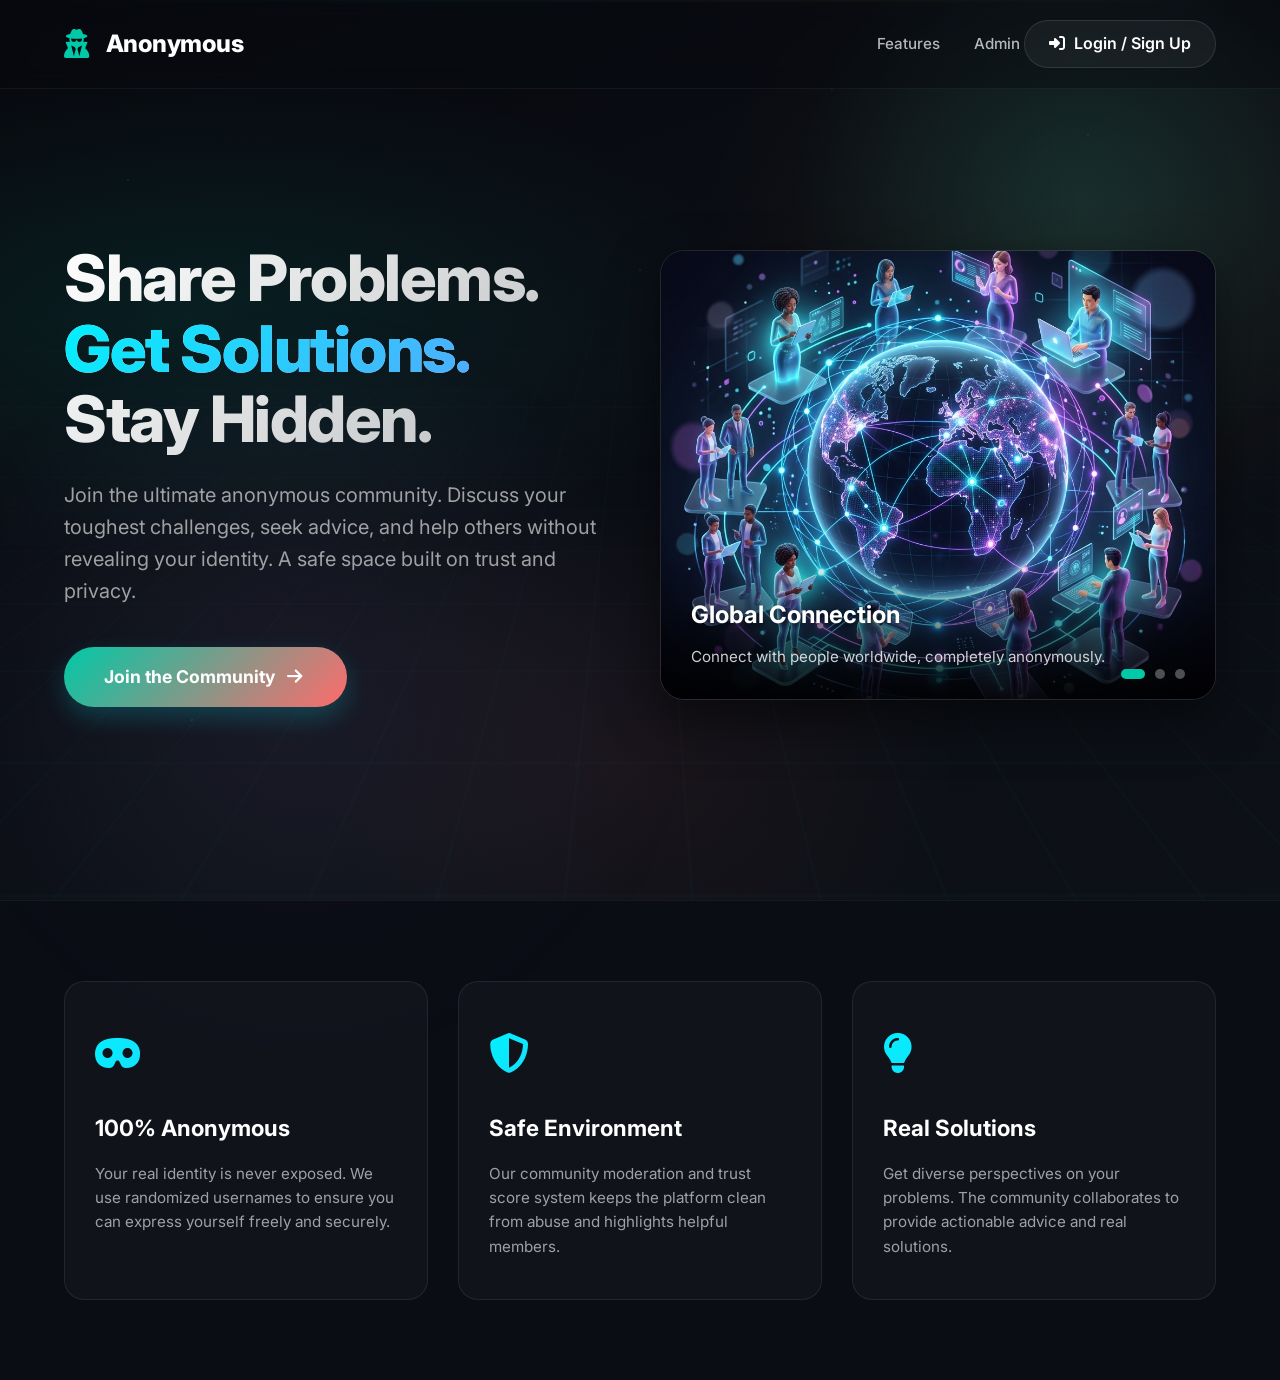
<file: frontend/index.html>
<!DOCTYPE html>
<html lang="en">
<head>
  <meta charset="UTF-8">
  <title>Anonymous Platform - Share Problems. Get Solutions. Stay Hidden.</title>
  <meta name="viewport" content="width=device-width, initial-scale=1.0">
  <link href="https://fonts.googleapis.com/css2?family=Inter:wght@300;400;500;600;700;800&display=swap" rel="stylesheet">
  <link rel="stylesheet" href="https://cdnjs.cloudflare.com/ajax/libs/font-awesome/6.4.0/css/all.min.css" crossorigin="anonymous" referrerpolicy="no-referrer" />
  <link rel="stylesheet" href="css/glass.css">
  <style>
    /* Custom landing page styles */
    body {
      overflow-x: hidden;
      margin: 0;
      font-family: 'Inter', sans-serif;
      background: #080a10;
      color: #fff;
    }

    .landing-nav {
      position: fixed;
      top: 0; left: 0; right: 0;
      padding: 20px 5%;
      display: flex;
      justify-content: space-between;
      align-items: center;
      z-index: 100;
      background: rgba(8, 10, 16, 0.4);
      backdrop-filter: blur(12px);
      -webkit-backdrop-filter: blur(12px);
      border-bottom: 1px solid rgba(255, 255, 255, 0.05);
    }
    .landing-logo {
      display: flex;
      align-items: center;
      gap: 12px;
      font-size: 1.5rem;
      font-weight: 800;
      letter-spacing: -0.5px;
    }
    .landing-logo i { color: var(--accent); font-size: 1.8rem; }
    .landing-nav-links a {
      color: rgba(255, 255, 255, 0.7);
      text-decoration: none;
      font-weight: 500;
      font-size: 0.95rem;
      margin-left: 30px;
      transition: color 0.3s;
    }
    .landing-nav-links a:hover { color: #fff; }
    .btn-login {
      padding: 10px 24px;
      background: rgba(255, 255, 255, 0.05);
      border: 1px solid rgba(255, 255, 255, 0.1);
      border-radius: 30px;
      color: #fff;
      font-weight: 600;
      transition: all 0.3s ease;
      text-decoration: none;
      display: inline-block;
    }
    .btn-login:hover {
      background: rgba(255, 255, 255, 0.1);
      transform: translateY(-2px);
    }

    .hero-section {
      min-height: 100vh;
      display: flex;
      align-items: center;
      padding: 100px 5% 50px;
      position: relative;
    }
    
    .hero-content {
      flex: 1;
      padding-right: 40px;
      position: relative;
      z-index: 10;
    }
    .hero-title {
      font-size: 4rem;
      font-weight: 800;
      line-height: 1.1;
      margin-bottom: 24px;
      letter-spacing: -1.5px;
      background: linear-gradient(135deg, #fff 0%, rgba(255,255,255,0.7) 100%);
      -webkit-background-clip: text;
      -webkit-text-fill-color: transparent;
    }
    .hero-title span {
      background: linear-gradient(135deg, #00f2fe 0%, #4facfe 100%);
      -webkit-background-clip: text;
      -webkit-text-fill-color: transparent;
    }
    .hero-subtitle {
      font-size: 1.25rem;
      color: rgba(255, 255, 255, 0.6);
      line-height: 1.6;
      margin-bottom: 40px;
      max-width: 600px;
    }
    
    .btn-primary {
      padding: 16px 40px;
      font-size: 1.1rem;
      border-radius: 40px;
      background: linear-gradient(135deg, var(--accent) 0%, var(--accent-3) 100%);
      color: #fff;
      text-decoration: none;
      font-weight: 700;
      display: inline-flex;
      align-items: center;
      gap: 12px;
      box-shadow: 0 10px 25px rgba(0, 242, 254, 0.2);
      transition: all 0.3s ease;
    }
    .btn-primary:hover {
      transform: translateY(-3px);
      box-shadow: 0 15px 35px rgba(0, 242, 254, 0.3);
    }

    .hero-visual {
      flex: 1;
      display: flex;
      justify-content: flex-end;
      position: relative;
      z-index: 10;
    }

    /* Slider Styles */
    .slider-container {
      width: 100%;
      max-width: 600px;
      height: 450px;
      position: relative;
      border-radius: 24px;
      overflow: hidden;
      box-shadow: 0 20px 50px rgba(0,0,0,0.5);
      border: 1px solid rgba(255,255,255,0.1);
    }
    .slide {
      position: absolute;
      top: 0; left: 0; width: 100%; height: 100%;
      opacity: 0;
      transition: opacity 1s ease-in-out, transform 1s ease-in-out;
      transform: scale(1.05);
      background-size: cover;
      background-position: center;
    }
    .slide.active {
      opacity: 1;
      transform: scale(1);
    }
    
    .slide-overlay {
      position: absolute;
      bottom: 0; left: 0; right: 0;
      padding: 40px 30px 30px;
      background: linear-gradient(to top, rgba(0,0,0,0.9), transparent);
    }
    .slide-overlay h3 {
      margin: 0 0 10px 0;
      font-size: 1.5rem;
      font-weight: 700;
      text-shadow: 0 2px 4px rgba(0,0,0,0.5);
    }
    .slide-overlay p {
      margin: 0;
      color: rgba(255,255,255,0.8);
      font-size: 0.95rem;
    }

    .slider-nav {
      position: absolute;
      bottom: 20px;
      right: 30px;
      display: flex;
      gap: 10px;
    }
    .slider-dot {
      width: 10px; height: 10px;
      border-radius: 50%;
      background: rgba(255,255,255,0.3);
      cursor: pointer;
      transition: all 0.3s ease;
    }
    .slider-dot.active {
      background: var(--accent);
      width: 24px;
      border-radius: 10px;
    }

    /* Decorative Elements */
    .landing-orb-1 {
      position: absolute;
      top: -100px; right: -100px;
      width: 600px; height: 600px;
      background: radial-gradient(circle, rgba(0,242,254,0.1) 0%, transparent 70%);
      border-radius: 50%;
      z-index: 1;
      pointer-events: none;
    }
    .landing-orb-2 {
      position: absolute;
      bottom: -200px; left: -100px;
      width: 800px; height: 800px;
      background: radial-gradient(circle, rgba(161,140,209,0.1) 0%, transparent 70%);
      border-radius: 50%;
      z-index: 1;
      pointer-events: none;
    }

    /* Features Section */
    .features-section {
      padding: 80px 5%;
      background: rgba(12, 14, 22, 0.8);
      border-top: 1px solid rgba(255,255,255,0.05);
      position: relative;
      z-index: 10;
    }
    .features-grid {
      display: grid;
      grid-template-columns: repeat(auto-fit, minmax(300px, 1fr));
      gap: 30px;
      max-width: 1200px;
      margin: 0 auto;
    }
    .feature-card {
      background: rgba(255,255,255,0.03);
      border: 1px solid rgba(255,255,255,0.08);
      border-radius: 20px;
      padding: 40px 30px;
      transition: transform 0.3s ease, background 0.3s ease;
    }
    .feature-card:hover {
      transform: translateY(-10px);
      background: rgba(255,255,255,0.05);
    }
    .feature-icon {
      font-size: 2.5rem;
      margin-bottom: 24px;
      background: linear-gradient(135deg, #00f2fe 0%, #4facfe 100%);
      -webkit-background-clip: text;
      -webkit-text-fill-color: transparent;
    }
    .feature-card h3 {
      font-size: 1.4rem;
      margin-bottom: 16px;
      font-weight: 700;
    }
    .feature-card p {
      color: rgba(255,255,255,0.6);
      line-height: 1.6;
      font-size: 0.95rem;
    }

    @media (max-width: 900px) {
      .hero-section {
        flex-direction: column;
        text-align: center;
        padding-top: 120px;
      }
      .hero-content {
        padding-right: 0;
        margin-bottom: 60px;
      }
      .hero-title { font-size: 3rem; }
      .hero-subtitle { margin: 0 auto 40px; }
      .slider-container { height: 350px; }
      .landing-nav-links { display: none; }
    }
  </style>
</head>
<body>

  <div class="mesh-bg"></div>
  <div class="landing-orb-1"></div>
  <div class="landing-orb-2"></div>
  <div class="scan-line"></div>

  <nav class="landing-nav">
    <div class="landing-logo">
      <i class="fa-solid fa-user-secret"></i> Anonymous
    </div>
    <div>
      <span class="landing-nav-links">
        <a href="#features">Features</a>
        <a href="admin.html">Admin</a>
      </span>
      <a href="auth.html" class="btn-login"><i class="fa-solid fa-right-to-bracket"></i> Login / Sign Up</a>
    </div>
  </nav>

  <section class="hero-section">
    <div class="hero-content">
      <h1 class="hero-title">Share Problems.<br><span>Get Solutions.</span><br>Stay Hidden.</h1>
      <p class="hero-subtitle">
        Join the ultimate anonymous community. Discuss your toughest challenges, seek advice, and help others without revealing your identity. A safe space built on trust and privacy.
      </p>
      <a href="auth.html" class="btn-primary">
        Join the Community <i class="fa-solid fa-arrow-right"></i>
      </a>
    </div>
    
    <div class="hero-visual">
      <div class="slider-container" id="landingSlider">
        <!-- Slide 1 -->
        <div class="slide active" style="background-image: url('images/slide1.png')">
          <div class="slide-overlay">
            <h3>Global Connection</h3>
            <p>Connect with people worldwide, completely anonymously.</p>
          </div>
        </div>
        <!-- Slide 2 -->
        <div class="slide" style="background-image: url('images/slide2.png')">
          <div class="slide-overlay">
            <h3>True Anonymity</h3>
            <p>Your identity is protected. Share what matters without fear.</p>
          </div>
        </div>
        <!-- Slide 3 -->
        <div class="slide" style="background-image: url('images/slide3.png')">
          <div class="slide-overlay">
            <h3>Problem Solving</h3>
            <p>Piece together solutions with the help of the community.</p>
          </div>
        </div>
        
        <div class="slider-nav">
          <div class="slider-dot active" data-index="0"></div>
          <div class="slider-dot" data-index="1"></div>
          <div class="slider-dot" data-index="2"></div>
        </div>
      </div>
    </div>
  </section>

  <section id="features" class="features-section">
    <div class="features-grid">
      <div class="feature-card">
        <div class="feature-icon"><i class="fa-solid fa-mask"></i></div>
        <h3>100% Anonymous</h3>
        <p>Your real identity is never exposed. We use randomized usernames to ensure you can express yourself freely and securely.</p>
      </div>
      <div class="feature-card">
        <div class="feature-icon"><i class="fa-solid fa-shield-halved"></i></div>
        <h3>Safe Environment</h3>
        <p>Our community moderation and trust score system keeps the platform clean from abuse and highlights helpful members.</p>
      </div>
      <div class="feature-card">
        <div class="feature-icon"><i class="fa-solid fa-lightbulb"></i></div>
        <h3>Real Solutions</h3>
        <p>Get diverse perspectives on your problems. The community collaborates to provide actionable advice and real solutions.</p>
      </div>
    </div>
  </section>

  <script>
    // Slider Logic
    document.addEventListener('DOMContentLoaded', () => {
      const slides = document.querySelectorAll('.slide');
      const dots = document.querySelectorAll('.slider-dot');
      let currentSlide = 0;
      let slideInterval;

      function goToSlide(n) {
        slides[currentSlide].classList.remove('active');
        dots[currentSlide].classList.remove('active');
        currentSlide = (n + slides.length) % slides.length;
        slides[currentSlide].classList.add('active');
        dots[currentSlide].classList.add('active');
      }

      function nextSlide() {
        goToSlide(currentSlide + 1);
      }

      function startSlideShow() {
        slideInterval = setInterval(nextSlide, 4000);
      }

      function resetSlideShow() {
        clearInterval(slideInterval);
        startSlideShow();
      }

      dots.forEach((dot, index) => {
        dot.addEventListener('click', () => {
          goToSlide(index);
          resetSlideShow();
        });
      });

      startSlideShow();
    });
  </script>
</body>
</html>
</file>
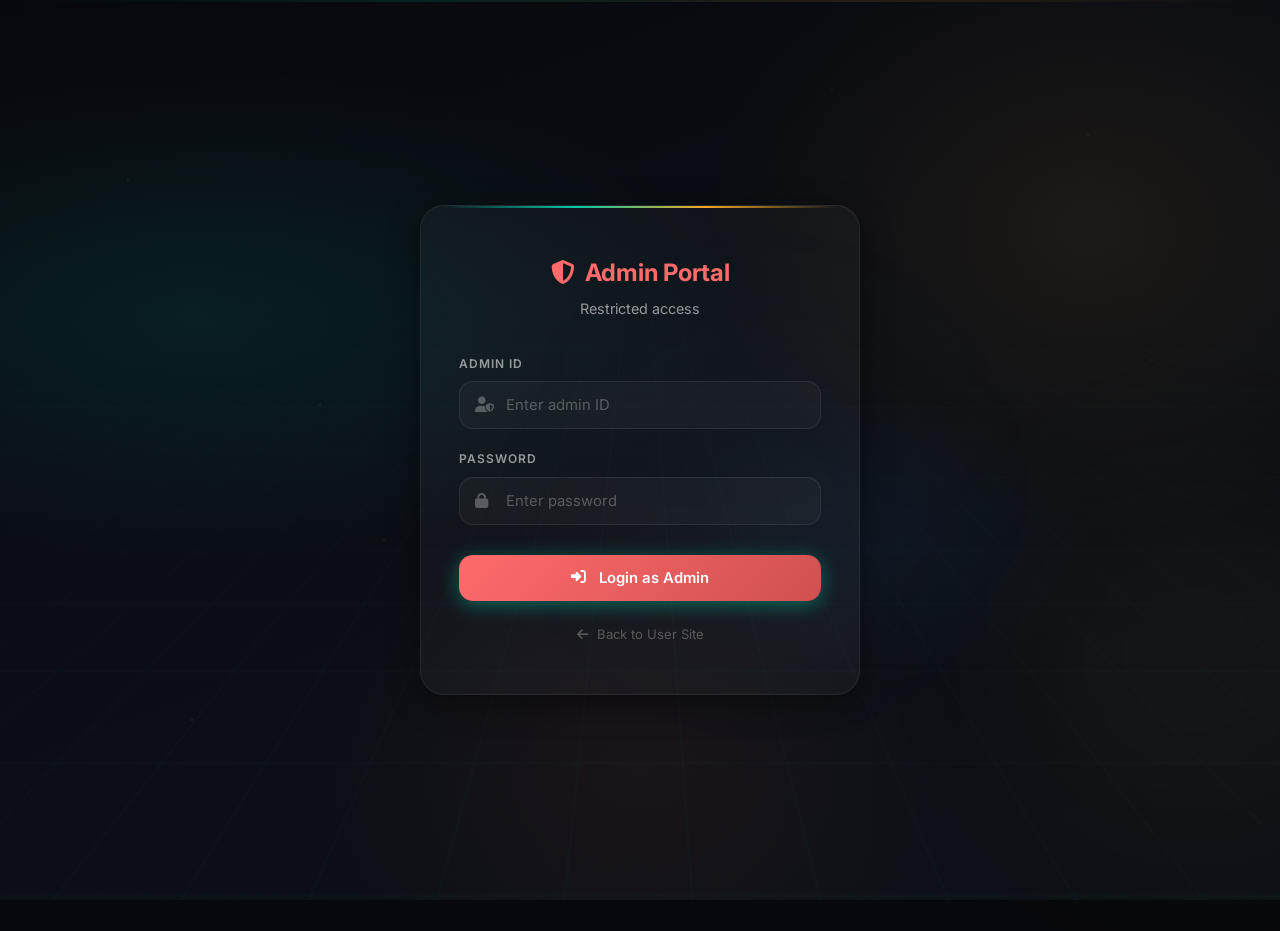
<file: frontend/admin.html>
<!DOCTYPE html>
<html lang="en">
<head>
  <meta charset="UTF-8">
  <title>Admin Panel | Anonymous Platform</title>
  <meta name="viewport" content="width=device-width, initial-scale=1.0">
  <link href="https://fonts.googleapis.com/css2?family=Inter:wght@300;400;500;600;700&display=swap" rel="stylesheet">
  <link rel="stylesheet" href="https://cdnjs.cloudflare.com/ajax/libs/font-awesome/6.4.0/css/all.min.css" crossorigin="anonymous" referrerpolicy="no-referrer" />
  <link rel="stylesheet" href="css/glass.css">
  <style>
    .admin-container{max-width:1300px;margin:0 auto;padding:30px 20px 80px}
    .admin-header{display:flex;justify-content:space-between;align-items:center;margin-bottom:28px;flex-wrap:wrap;gap:14px}
    .admin-header h1{font-size:1.5rem;font-weight:800;letter-spacing:-0.5px}
    .admin-header h1 i{color:#ff6b6b;margin-right:8px}
    .admin-stats-row{display:grid;grid-template-columns:repeat(auto-fit,minmax(180px,1fr));gap:16px;margin-bottom:28px}
    .admin-card{padding:22px;text-align:center;cursor:default}
    .admin-card .ac-icon{font-size:1.6rem;margin-bottom:8px}
    .admin-card .stat-val{font-size:2.2rem;font-weight:800;color:#fff;margin:4px 0;letter-spacing:-1px}
    .admin-card .stat-lbl{color:rgba(255,255,255,0.5);font-size:0.75rem;text-transform:uppercase;letter-spacing:1.2px;font-weight:600}
    .admin-tabs{display:flex;gap:8px;margin-bottom:22px;flex-wrap:wrap}
    .admin-tab-btn{padding:9px 22px;background:rgba(255,255,255,0.04);border:1px solid rgba(255,255,255,0.08);border-radius:30px;color:rgba(255,255,255,0.6);cursor:pointer;font-weight:600;font-size:0.82rem;transition:all .3s;font-family:var(--font);display:flex;align-items:center;gap:6px}
    .admin-tab-btn:hover{background:rgba(255,255,255,0.08);color:#fff}
    .admin-tab-btn.active{background:rgba(255,255,255,0.12);border-color:rgba(255,255,255,0.25);color:#fff}
    .admin-tab-btn .tab-count{background:rgba(255,255,255,0.1);padding:2px 8px;border-radius:20px;font-size:0.7rem;min-width:20px;text-align:center}
    .admin-tab-btn.active .tab-count{background:rgba(0,201,167,0.2);color:var(--accent-light)}
    .panel-section{display:none}
    .panel-section.active{display:block;animation:fadeUp .35s ease}
    .panel-header{display:flex;justify-content:space-between;align-items:center;margin-bottom:18px;flex-wrap:wrap;gap:12px}
    .panel-header h3{font-size:1.1rem;font-weight:700}
    .panel-header h3 i{margin-right:6px;opacity:.6}
    .admin-search{display:flex;align-items:center;gap:8px;background:rgba(255,255,255,0.04);border:1px solid rgba(255,255,255,0.08);border-radius:var(--radius-full);padding:6px 14px;min-width:220px;transition:var(--transition)}
    .admin-search:focus-within{border-color:var(--accent);background:rgba(0,201,167,0.04)}
    .admin-search i{color:var(--text-muted);font-size:.85rem}
    .admin-search input{background:none;border:none;outline:none;color:var(--text);font-size:.85rem;font-family:var(--font);width:100%}
    .admin-search input::placeholder{color:var(--text-muted)}
    .filter-pills{display:flex;gap:6px;flex-wrap:wrap}
    .filter-pill{padding:5px 14px;border-radius:20px;font-size:.75rem;font-weight:600;border:1px solid rgba(255,255,255,0.08);background:rgba(255,255,255,0.03);color:var(--text-dim);cursor:pointer;transition:var(--transition);font-family:var(--font)}
    .filter-pill:hover{background:rgba(255,255,255,0.06)}
    .filter-pill.active{background:rgba(0,201,167,0.1);border-color:var(--accent);color:var(--accent-light)}
    .filter-pill.danger.active{background:rgba(255,107,107,0.12);border-color:var(--danger);color:var(--danger)}
    .admin-table{width:100%;border-collapse:collapse;margin-top:6px}
    .admin-table th,.admin-table td{padding:13px 14px;text-align:left;border-bottom:1px solid rgba(255,255,255,0.06);color:rgba(255,255,255,0.85);font-size:.85rem}
    .admin-table th{font-weight:700;color:rgba(255,255,255,0.5);text-transform:uppercase;font-size:.72rem;letter-spacing:1px}
    .admin-table tbody tr{transition:background .2s}
    .admin-table tbody tr:hover{background:rgba(255,255,255,0.03)}
    .action-btn{padding:5px 11px;border-radius:8px;border:1px solid rgba(255,255,255,0.1);cursor:pointer;font-size:.78rem;font-weight:500;color:rgba(255,255,255,0.7);background:rgba(255,255,255,0.04);transition:all .2s;font-family:var(--font);display:inline-flex;align-items:center;gap:5px;white-space:nowrap}
    .action-btn:hover{background:rgba(255,255,255,0.1);color:#fff}
    .action-btn.danger{border-color:rgba(239,68,68,0.25);color:#ff6b6b}
    .action-btn.danger:hover{background:rgba(239,68,68,0.15)}
    .action-btn.success{border-color:rgba(0,201,167,0.25);color:var(--accent-light)}
    .action-btn.success:hover{background:rgba(0,201,167,0.12)}
    .action-btn.warn{border-color:rgba(245,166,35,0.25);color:var(--warning)}
    .action-btn.warn:hover{background:rgba(245,166,35,0.12)}
    .action-btn.info{border-color:rgba(77,166,255,0.25);color:var(--info)}
    .action-btn.info:hover{background:rgba(77,166,255,0.12)}
    .actions-cell{display:flex;gap:5px;flex-wrap:wrap}
    .badge{display:inline-flex;align-items:center;gap:4px;padding:3px 10px;border-radius:20px;font-size:.72rem;font-weight:600;letter-spacing:.3px}
    .badge-pending{background:rgba(245,166,35,0.12);color:var(--warning);border:1px solid rgba(245,166,35,0.2)}
    .badge-resolved{background:rgba(0,201,167,0.1);color:var(--accent-light);border:1px solid rgba(0,201,167,0.2)}
    .badge-problem{background:rgba(77,166,255,0.1);color:var(--info);border:1px solid rgba(77,166,255,0.2)}
    .badge-user{background:rgba(233,145,227,0.1);color:#e991e3;border:1px solid rgba(233,145,227,0.2)}
    .badge-response{background:rgba(0,201,167,0.1);color:var(--accent-light);border:1px solid rgba(0,201,167,0.2)}
    .trust-col{font-weight:700;font-size:.9rem}
    .empty-panel{text-align:center;padding:50px 20px;color:var(--text-muted)}
    .empty-panel i{font-size:2.5rem;margin-bottom:12px;display:block;opacity:.4}
    .empty-panel p{font-size:.9rem}
    .detail-modal{position:fixed;inset:0;z-index:600;background:rgba(0,0,0,0.65);backdrop-filter:blur(8px);display:grid;place-items:center;padding:24px;animation:fadeUp .25s ease}
    .detail-card{width:100%;max-width:600px;max-height:85vh;overflow-y:auto;background:rgba(12,14,22,0.97);border:1px solid rgba(255,255,255,0.08);border-radius:var(--radius-xl);padding:28px;position:relative}
    .detail-card::before{content:'';position:absolute;top:0;left:0;right:0;height:2px;background:linear-gradient(90deg,var(--accent),var(--accent-2),var(--accent-3))}
    .detail-close{position:absolute;top:14px;right:14px;width:32px;height:32px;border-radius:50%;border:1px solid rgba(255,255,255,0.08);background:rgba(255,255,255,0.04);color:var(--text-dim);cursor:pointer;display:grid;place-items:center;transition:var(--transition)}
    .detail-close:hover{background:rgba(255,107,107,0.15);color:var(--danger)}
    .detail-section{margin-bottom:18px}
    .detail-section h4{font-size:.72rem;text-transform:uppercase;letter-spacing:1px;color:var(--text-muted);margin-bottom:8px;font-weight:700}
    .detail-section p,.detail-section div{font-size:.9rem;color:var(--text-dim);line-height:1.7}
    .resp-card{background:rgba(255,255,255,0.03);border:1px solid rgba(255,255,255,0.05);border-radius:12px;padding:12px 14px;margin-bottom:8px}
    .resp-card-header{display:flex;justify-content:space-between;align-items:center;margin-bottom:6px}
    .resp-card-name{font-weight:600;font-size:.82rem}
    .resp-card-time{font-size:.72rem;color:var(--text-muted)}
    .resp-card-text{font-size:.85rem;color:var(--text-dim);line-height:1.6}
    .resp-card-actions{margin-top:8px;display:flex;gap:6px}
    .detail-actions{display:flex;gap:8px;flex-wrap:wrap;margin-top:20px;padding-top:16px;border-top:1px solid rgba(255,255,255,0.06)}
    @media(max-width:700px){.admin-header{flex-direction:column;align-items:flex-start}.panel-header{flex-direction:column;align-items:flex-start}.admin-search{width:100%}.actions-cell{flex-direction:column}}
  </style>
</head>
<body data-page="admin">
  <div class="mesh-bg"></div>
  <div class="glow-orb"></div>
  <div class="glow-orb"></div>
  <div class="glow-orb"></div>
  <div class="scan-line"></div>

  <!-- ADMIN LOGIN SECTION -->
  <div class="auth-page page-wrapper" id="adminLoginSection">
    <div class="auth-glass glass-static">
      <div class="auth-logo">
        <h2 style="color: #ff6b6b;"><i class="fa-solid fa-shield-halved"></i> Admin Portal</h2>
        <p>Restricted access</p>
      </div>
      <form id="adminLoginForm">
        <div class="field">
          <label class="field-label">Admin ID</label>
          <div class="field-input-wrap">
            <span class="field-icon"><i class="fa-solid fa-user-shield"></i></span>
            <input class="field-input" type="text" id="adminId" placeholder="Enter admin ID" required>
          </div>
        </div>
        <div class="field">
          <label class="field-label">Password</label>
          <div class="field-input-wrap">
            <span class="field-icon"><i class="fa-solid fa-lock"></i></span>
            <input class="field-input" type="password" id="adminPass" placeholder="Enter password" required>
          </div>
        </div>
        <button type="submit" class="btn btn-glow" style="width:100%;margin-top:10px;background:linear-gradient(135deg,#ff6b6b,#d05050)"><i class="fa-solid fa-right-to-bracket"></i> Login as Admin</button>
      </form>
      <div style="text-align:center;margin-top:20px">
        <a href="index.html" style="color:var(--text-muted);font-size:.82rem;transition:.3s"><i class="fa-solid fa-arrow-left"></i> Back to User Site</a>
      </div>
    </div>
  </div>

  <!-- ADMIN DASHBOARD SECTION -->
  <div class="admin-container page-wrapper" id="adminDashboardSection" style="display:none">
    <div class="admin-header">
      <h1><i class="fa-solid fa-shield-halved"></i> Admin Control Panel</h1>
      <button class="action-btn danger" id="adminLogoutBtn" style="padding:8px 18px"><i class="fa-solid fa-right-from-bracket"></i> Logout</button>
    </div>

    <!-- Stats -->
    <div class="admin-stats-row">
      <div class="glass admin-card">
        <div class="ac-icon" style="color:#4facfe"><i class="fa-solid fa-users"></i></div>
        <div class="stat-val" id="adminStatUsers">0</div>
        <div class="stat-lbl">Users</div>
      </div>
      <div class="glass admin-card">
        <div class="ac-icon" style="color:#00f2fe"><i class="fa-solid fa-layer-group"></i></div>
        <div class="stat-val" id="adminStatPosts">0</div>
        <div class="stat-lbl">Posts</div>
      </div>
      <div class="glass admin-card">
        <div class="ac-icon" style="color:#43e97b"><i class="fa-solid fa-comments"></i></div>
        <div class="stat-val" id="adminStatResponses">0</div>
        <div class="stat-lbl">Responses</div>
      </div>
      <div class="glass admin-card">
        <div class="ac-icon" style="color:#f5a623"><i class="fa-solid fa-flag"></i></div>
        <div class="stat-val" id="adminStatReports">0</div>
        <div class="stat-lbl">Pending Reports</div>
      </div>
    </div>

    <!-- Tabs -->
    <div class="admin-tabs">
      <button class="admin-tab-btn active" data-target="manageUsers"><i class="fa-solid fa-users"></i> Users <span class="tab-count" id="tabCountUsers">0</span></button>
      <button class="admin-tab-btn" data-target="managePosts"><i class="fa-solid fa-layer-group"></i> Posts <span class="tab-count" id="tabCountPosts">0</span></button>
      <button class="admin-tab-btn" data-target="manageReports"><i class="fa-solid fa-flag"></i> Reports <span class="tab-count" id="tabCountReports">0</span></button>
      <button class="admin-tab-btn" data-target="manageActivity"><i class="fa-solid fa-clock-rotate-left"></i> Activity Log</button>
    </div>

    <!-- Users Panel -->
    <div class="glass panel-section active" id="manageUsers" style="padding:24px;border-radius:20px">
      <div class="panel-header">
        <h3><i class="fa-solid fa-users"></i> Platform Users</h3>
        <div class="admin-search"><i class="fa-solid fa-magnifying-glass"></i><input type="text" id="searchUsers" placeholder="Search users..."></div>
      </div>
      <div style="overflow-x:auto"><table class="admin-table"><thead><tr><th>User</th><th>Email</th><th>Trust</th><th>Posts</th><th>Joined</th><th>Actions</th></tr></thead><tbody id="adminUsersTbody"></tbody></table></div>
    </div>

    <!-- Posts Panel -->
    <div class="glass panel-section" id="managePosts" style="padding:24px;border-radius:20px">
      <div class="panel-header">
        <h3><i class="fa-solid fa-layer-group"></i> Platform Posts</h3>
        <div style="display:flex;gap:10px;flex-wrap:wrap;align-items:center">
          <div class="filter-pills" id="postCategoryFilters">
            <button class="filter-pill active" data-cat="all">All</button>
            <button class="filter-pill" data-cat="urgent">Urgent</button>
            <button class="filter-pill" data-cat="help">Help</button>
            <button class="filter-pill" data-cat="discussion">Discussion</button>
            <button class="filter-pill" data-cat="advice">Advice</button>
            <button class="filter-pill" data-cat="general">General</button>
          </div>
          <div class="admin-search"><i class="fa-solid fa-magnifying-glass"></i><input type="text" id="searchPosts" placeholder="Search posts..."></div>
        </div>
      </div>
      <div style="overflow-x:auto"><table class="admin-table"><thead><tr><th>Author</th><th>Title</th><th>Category</th><th>Likes</th><th>Replies</th><th>Date</th><th>Actions</th></tr></thead><tbody id="adminPostsTbody"></tbody></table></div>
    </div>

    <!-- Reports Panel -->
    <div class="glass panel-section" id="manageReports" style="padding:24px;border-radius:20px">
      <div class="panel-header">
        <h3><i class="fa-solid fa-flag"></i> Reports</h3>
        <div style="display:flex;gap:10px;flex-wrap:wrap;align-items:center">
          <div class="filter-pills" id="reportStatusFilters">
            <button class="filter-pill active" data-status="all">All</button>
            <button class="filter-pill danger" data-status="PENDING">Pending</button>
            <button class="filter-pill" data-status="RESOLVED">Resolved</button>
          </div>
          <div class="admin-search"><i class="fa-solid fa-magnifying-glass"></i><input type="text" id="searchReports" placeholder="Search reports..."></div>
        </div>
      </div>
      <div style="overflow-x:auto"><table class="admin-table"><thead><tr><th>Type</th><th>Target</th><th>Reason</th><th>Reported By</th><th>Date</th><th>Status</th><th>Actions</th></tr></thead><tbody id="adminReportsTbody"></tbody></table></div>
    </div>

    <!-- Activity Log Panel -->
    <div class="glass panel-section" id="manageActivity" style="padding:24px;border-radius:20px">
      <div class="panel-header">
        <h3><i class="fa-solid fa-clock-rotate-left"></i> Admin Activity Log</h3>
        <button class="action-btn danger" id="clearActivityLog"><i class="fa-solid fa-trash"></i> Clear Log</button>
      </div>
      <div id="activityLogBody"></div>
    </div>
  </div>

  <!-- Detail Modal Container (injected via JS) -->
  <div id="adminDetailModal"></div>

  <script src="js/admin-panel.js"></script>
  <script src="js/glass-app.js"></script>
</body>
</html>
</file>
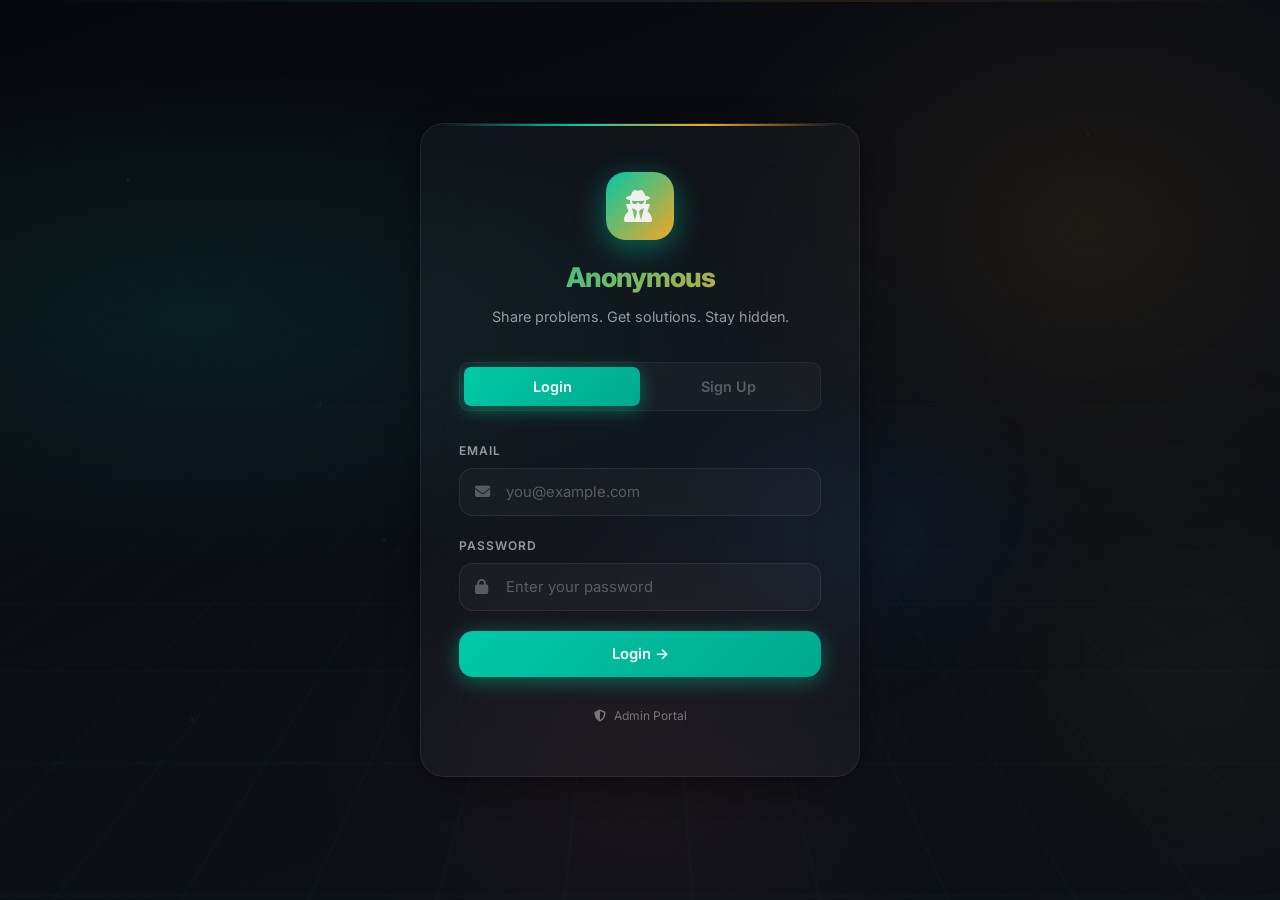
<file: frontend/auth.html>
<!DOCTYPE html>
<html lang="en">
<head>
  <meta charset="UTF-8">
  <meta name="viewport" content="width=device-width, initial-scale=1.0">
  <title>Anonymous &middot; Login</title>
  <link rel="stylesheet" href="css/glass.css">
  <link rel="stylesheet" href="https://cdnjs.cloudflare.com/ajax/libs/font-awesome/6.4.0/css/all.min.css">
</head>
<body data-page="auth">

  <div class="mesh-bg"></div>
  <div class="glow-orb"></div>
  <div class="glow-orb"></div>
  <div class="glow-orb"></div>
  <div class="scan-line"></div>

  <div class="auth-page page-wrapper">
    <div class="auth-glass glass-static">

      <div class="auth-logo">
        <div class="auth-logo-icon"><i class="fa-solid fa-user-secret"></i></div>
        <h1>Anonymous</h1>
        <p>Share problems. Get solutions. Stay hidden.</p>
      </div>

      <div class="auth-switcher">
        <button class="auth-switcher-btn active" id="tabLogin">Login</button>
        <button class="auth-switcher-btn" id="tabSignup">Sign Up</button>
      </div>

      <form id="formLogin">
        <div class="field">
          <label class="field-label">Email</label>
          <div class="field-input-wrap">
            <span class="field-icon"><i class="fa-solid fa-envelope"></i></span>
            <input class="field-input" type="email" id="lEmail" placeholder="you@example.com" required>
          </div>
        </div>
        <div class="field">
          <label class="field-label">Password</label>
          <div class="field-input-wrap">
            <span class="field-icon"><i class="fa-solid fa-lock"></i></span>
            <input class="field-input" type="password" id="lPass" placeholder="Enter your password" required>
          </div>
        </div>
        <button type="submit" class="btn btn-glow">Login →</button>
      </form>

      <form id="formSignup" class="hidden">
        <div class="field">
          <label class="field-label">Email</label>
          <div class="field-input-wrap">
            <span class="field-icon"><i class="fa-solid fa-envelope"></i></span>
            <input class="field-input" type="email" id="sEmail" placeholder="you@example.com" required>
          </div>
        </div>
        <div class="field">
          <label class="field-label">Password</label>
          <div class="field-input-wrap">
            <span class="field-icon"><i class="fa-solid fa-lock"></i></span>
            <input class="field-input" type="password" id="sPass" placeholder="Min 6 characters" required>
          </div>
        </div>
        <div class="field">
          <label class="field-label">Confirm Password</label>
          <div class="field-input-wrap">
            <span class="field-icon"><i class="fa-solid fa-lock"></i></span>
            <input class="field-input" type="password" id="sConfirm" placeholder="Re-enter password" required>
          </div>
        </div>

        <div class="field" style="display: flex; align-items: center; gap: 8px; margin-top: 10px; margin-bottom: 20px;">
          <input type="checkbox" id="termsCheck" required style="cursor: pointer;">
          <label for="termsCheck" style="font-size: 0.85rem; color: var(--text-2); cursor: pointer;">
            I agree to the <a href="#" style="color: var(--accent-1); text-decoration: underline;">Community Rules & Terms</a>
          </label>
        </div>

        <button type="submit" class="btn btn-glow">Create Account →</button>
      </form>

      <form id="formVerify" class="hidden">
        <div class="auth-logo" style="margin-bottom: 20px;">
           <p id="verifyMsg" style="font-size: 0.9rem; color: var(--accent-1);">Verification code sent to your email.</p>
        </div>
        <div class="field">
          <label class="field-label">6-Digit Code</label>
          <div class="field-input-wrap">
            <span class="field-icon"><i class="fa-solid fa-key"></i></span>
            <input class="field-input" type="text" id="vOtp" placeholder="Enter OTP" maxlength="6" required style="letter-spacing: 8px; text-align: center; font-weight: bold; font-size: 1.2rem;">
          </div>
        </div>
        <button type="submit" class="btn btn-glow">Verify & Continue →</button>
        <p style="text-align: center; margin-top: 15px; font-size: 0.8rem; color: var(--text-2);">
          Didn't get the code? <a href="#" id="resendBtn" style="color: var(--accent-1);">Resend OTP</a>
        </p>
      </form>

      <div style="margin-top: 25px; text-align: center;">
        <a href="admin.html" style="color: rgba(255,255,255,0.4); font-size: 0.75rem; text-decoration: none; transition: 0.3s;"><i class="fa-solid fa-shield-halved"></i> Admin Portal</a>
      </div>

    </div>
  </div>

  <script src="js/glass-app.js"></script>
</body>
</html>
</file>
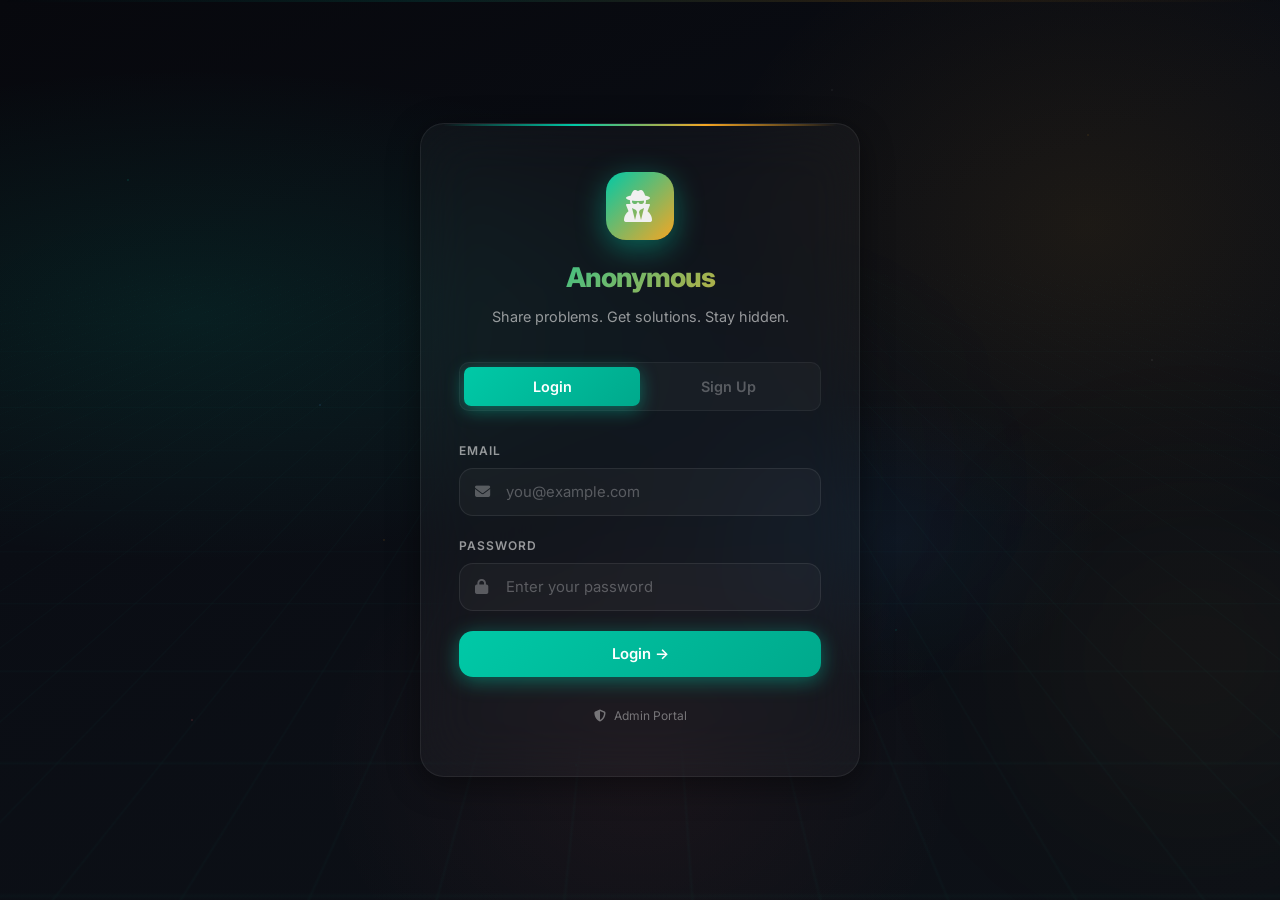
<file: frontend/community.html>
<!DOCTYPE html>
<html lang="en">
<head>
  <meta charset="UTF-8">
  <meta name="viewport" content="width=device-width, initial-scale=1.0">
  <title>Anonymous &middot; Community</title>
  <link rel="stylesheet" href="css/glass.css">
  <link rel="stylesheet" href="https://cdnjs.cloudflare.com/ajax/libs/font-awesome/6.4.0/css/all.min.css">
</head>
<body data-page="community">

  <div class="mesh-bg"></div>
  <div class="glow-orb"></div>
  <div class="glow-orb"></div>
  <div class="glow-orb"></div>
  <div class="scan-line"></div>

  <!-- Nav -->
  <nav class="nav">
    <div class="nav-inner">
      <a href="community.html" class="nav-brand">
        <div class="nav-brand-icon"><i class="fa-solid fa-user-secret"></i></div>
        <span>Anonymous</span>
      </a>
      <div class="nav-links">
        <a href="dashboard.html" class="nav-link"><i class="fa-solid fa-chart-line"></i> <span>Dashboard</span></a>
        <a href="community.html" class="nav-link active"><i class="fa-solid fa-house"></i> <span>Board</span></a>

        <!-- Categories Dropdown -->
        <div class="dropdown">
          <button class="dropdown-trigger">
            <div class="trigger-icon"><i class="fa-solid fa-folder-open"></i></div>
            <span class="cat-label"><i class="fa-solid fa-globe"></i> All</span>
            <span class="trigger-arrow"><i class="fa-solid fa-chevron-down" style="font-size: 0.8em"></i></span>
          </button>
          <div class="dropdown-menu left-align">
            <div class="dropdown-header">
              <div class="dh-name">Filter by Category</div>
            </div>
            <button class="dropdown-item cat-dropdown-item active" data-filter="all">
              <div class="di-icon"><i class="fa-solid fa-globe"></i></div> All Posts <span class="f-count" style="margin-left:auto;font-size:0.7rem;opacity:0.5"></span>
            </button>
            <button class="dropdown-item cat-dropdown-item" data-filter="urgent">
              <div class="di-icon"><span class="status-dot dot-red"></span></div> Urgent <span class="f-count" style="margin-left:auto;font-size:0.7rem;opacity:0.5"></span>
            </button>
            <button class="dropdown-item cat-dropdown-item" data-filter="help">
              <div class="di-icon"><span class="status-dot dot-yellow"></span></div> Need Help <span class="f-count" style="margin-left:auto;font-size:0.7rem;opacity:0.5"></span>
            </button>
            <button class="dropdown-item cat-dropdown-item" data-filter="discussion">
              <div class="di-icon"><span class="status-dot dot-blue"></span></div> Discussion <span class="f-count" style="margin-left:auto;font-size:0.7rem;opacity:0.5"></span>
            </button>
            <button class="dropdown-item cat-dropdown-item" data-filter="advice">
              <div class="di-icon"><span class="status-dot dot-purple"></span></div> Advice <span class="f-count" style="margin-left:auto;font-size:0.7rem;opacity:0.5"></span>
            </button>
            <button class="dropdown-item cat-dropdown-item" data-filter="general">
              <div class="di-icon"><span class="status-dot dot-gray"></span></div> General <span class="f-count" style="margin-left:auto;font-size:0.7rem;opacity:0.5"></span>
            </button>
          </div>
        </div>

        <!-- Profile Dropdown -->
        <div class="dropdown">
          <button class="dropdown-trigger">
            <div class="trigger-avatar trigger-initial">U</div>
            <span class="trigger-name">User</span>
            <span class="trigger-arrow"><i class="fa-solid fa-chevron-down" style="font-size: 0.8em"></i></span>
          </button>
          <div class="dropdown-menu">
            <div class="dropdown-header">
              <div class="dh-name dd-username">User</div>
              <div class="dh-email dd-email">user@email.com</div>
              <div class="dh-badge"><i class="fa-solid fa-lock"></i> Anonymous Mode</div>
            </div>
            <button class="dropdown-item" data-action="dashboard"><div class="di-icon"><i class="fa-solid fa-chart-line"></i></div> Dashboard</button>
            <button class="dropdown-item" data-action="community"><div class="di-icon"><i class="fa-solid fa-house"></i></div> Community Board</button>
            <button class="dropdown-item" data-action="change-name"><div class="di-icon"><i class="fa-solid fa-user-secret"></i></div> Change Identity</button>
            <div class="dropdown-divider"></div>
            <button class="dropdown-item" data-action="clear-posts"><div class="di-icon"><i class="fa-solid fa-trash"></i></div> Clear My Posts</button>
            <button class="dropdown-item danger" data-action="logout"><div class="di-icon"><i class="fa-solid fa-right-from-bracket"></i></div> Logout</button>
          </div>
        </div>
      </div>
    </div>
  </nav>

  <div class="container page-wrapper">
    <section class="community-section">
      <div class="community-grid">

        <!-- SIDEBAR -->
        <aside>
          <div class="sidebar-glass glass-static">
            <div class="sidebar-title">Categories</div>
            <div class="filter-list">
              <button class="filter-item active" data-filter="all"><i class="fa-solid fa-globe"></i> All Posts <span class="f-count">&mdash;</span></button>
              <button class="filter-item" data-filter="urgent"><span class="status-dot dot-red"></span> Urgent <span class="f-count"></span></button>
              <button class="filter-item" data-filter="help"><span class="status-dot dot-yellow"></span> Need Help <span class="f-count"></span></button>
              <button class="filter-item" data-filter="discussion"><span class="status-dot dot-blue"></span> Discussion <span class="f-count"></span></button>
              <button class="filter-item" data-filter="advice"><span class="status-dot dot-purple"></span> Advice <span class="f-count"></span></button>
              <button class="filter-item" data-filter="general"><span class="status-dot dot-gray"></span> General <span class="f-count"></span></button>
            </div>
          </div>
          <div class="rules-glass glass-static">
            <div class="sidebar-title">Community Rules</div>
            <p>
              <i class="fa-solid fa-check"></i> Be kind &amp; supportive<br>
              <i class="fa-solid fa-check"></i> Respect anonymity<br>
              <i class="fa-solid fa-check"></i> Offer genuine advice<br>
              <i class="fa-solid fa-xmark"></i> No hate speech<br>
              <i class="fa-solid fa-xmark"></i> No personal attacks
            </p>
          </div>
        </aside>

        <!-- FEED -->
        <div class="feed">
          <!-- Search Bar -->
          <div class="search-bar-section">
            <div class="search-bar-glass glass-static">
              <div class="search-input-wrapper">
                <i class="fa-solid fa-magnifying-glass search-icon"></i>
                <input class="search-input" type="text" id="searchInput" placeholder="Search by keywords, title, or username..." autocomplete="off">
                <button class="search-clear-btn" id="searchClearBtn" style="display:none;"><i class="fa-solid fa-xmark"></i></button>
              </div>
              <div class="search-suggestions" id="searchSuggestions" style="display:none;">
                <div class="suggestion-header">Suggested Keywords</div>
                <div class="suggestion-chips">
                  <span class="suggestion-chip">Mental Health</span>
                  <span class="suggestion-chip">Career Advice</span>
                  <span class="suggestion-chip">Relationships</span>
                  <span class="suggestion-chip">Programming</span>
                  <span class="suggestion-chip">Student Life</span>
                  <span class="suggestion-chip">Urgent Help</span>
                  <span class="suggestion-chip">Anonymous Tips</span>
                </div>
              </div>
            </div>
          </div>

          <div id="feed">
            <div class="spinner"></div>
          </div>
        </div>
      </div>
    </section>
  </div>

  <!-- FOOTER TASKBAR -->
  <footer class="taskbar">
    <div class="taskbar-inner">
      <button class="tb-item" data-page="dashboard.html">
        <span class="tb-icon"><i class="fa-solid fa-chart-line"></i></span>
        <span>Dashboard</span>
      </button>
      <button class="tb-item active" data-page="community.html">
        <span class="tb-icon"><i class="fa-solid fa-house"></i></span>
        <span>Board</span>
      </button>
      <button class="tb-compose" id="tbCompose"><i class="fa-solid fa-pen"></i></button>
      <button class="tb-item" id="tbExplore">
        <span class="tb-icon"><i class="fa-solid fa-magnifying-glass"></i></span>
        <span>Explore</span>
      </button>
      <button class="tb-item" data-page="profile.html">
        <span class="tb-icon"><i class="fa-solid fa-user"></i></span>
        <span>Profile</span>
      </button>
    </div>
  </footer>

  <!-- COMPOSER MODAL -->
  <div class="modal-overlay" id="composerModal">
    <div class="modal-glass">
      <div class="modal-top">
        <h3><i class="fa-solid fa-user-secret"></i> Share Anonymously</h3>
        <button class="modal-close" id="modalClose"><i class="fa-solid fa-xmark"></i></button>
      </div>

      <div class="field">
        <label class="field-label">Title</label>
        <input class="field-input field-input--plain" type="text" id="mTitle" placeholder="What's on your mind?">
      </div>
      <div class="field">
        <label class="field-label">Description</label>
        <textarea class="field-textarea" id="mBody" placeholder="Describe your problem in detail. The community is here to help&hellip;"></textarea>
      </div>

      <div class="field">
        <label class="field-label">Keywords (Press Enter to add)</label>
        <div class="keyword-tags-input-wrapper">
          <div id="keywordTags" class="keyword-tags"></div>
          <input class="field-input field-input--plain" type="text" id="mKeywords" placeholder="Add keywords..." autocomplete="off">
        </div>
        <div class="composer-suggestions" id="composerSuggestions">
          <span class="comp-suggestion" data-val="Mental Health">Mental Health</span>
          <span class="comp-suggestion" data-val="Career Advice">Career Advice</span>
          <span class="comp-suggestion" data-val="Relationships">Relationships</span>
          <span class="comp-suggestion" data-val="Programming">Programming</span>
          <span class="comp-suggestion" data-val="Student Life">Student Life</span>
          <span class="comp-suggestion" data-val="Urgent Help">Urgent Help</span>
        </div>
      </div>

      <div class="tag-row">
        <button class="tag-chip" data-tag="general"><span class="status-dot dot-gray"></span> General</button>
        <button class="tag-chip" data-tag="urgent"><span class="status-dot dot-red"></span> Urgent</button>
        <button class="tag-chip" data-tag="help"><span class="status-dot dot-yellow"></span> Need Help</button>
        <button class="tag-chip" data-tag="discussion"><span class="status-dot dot-blue"></span> Discussion</button>
        <button class="tag-chip" data-tag="advice"><span class="status-dot dot-purple"></span> Advice</button>
      </div>

      <div class="composer-footer">
        <button class="btn btn-glow btn-sm" id="modalPostBtn" style="width:auto"><i class="fa-solid fa-paper-plane"></i> Post</button>
      </div>
    </div>
  </div>

  <script src="js/glass-app.js"></script>
</body>
</html>
</file>
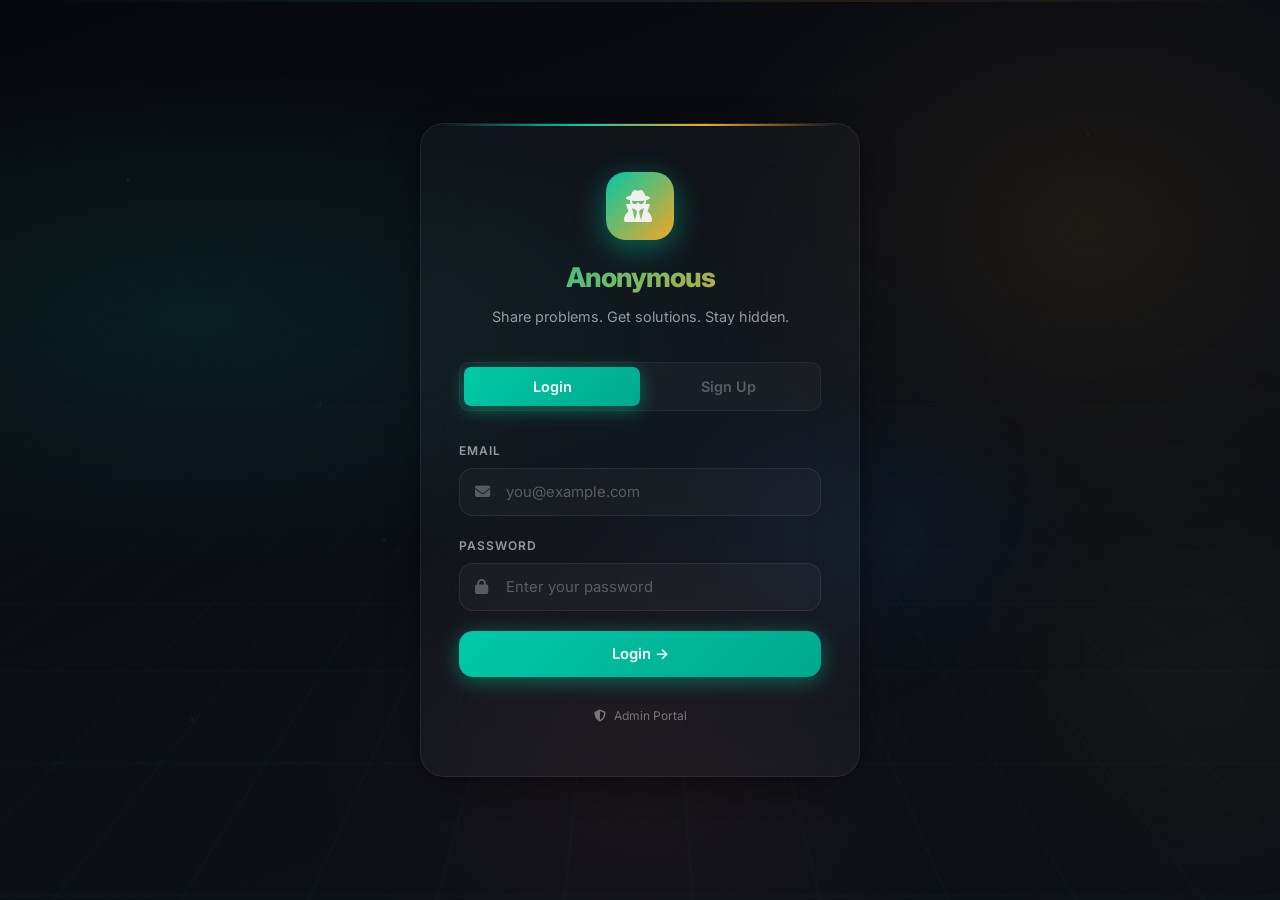
<file: frontend/dashboard.html>
<!DOCTYPE html>
<html lang="en">
<head>
  <meta charset="UTF-8">
  <meta name="viewport" content="width=device-width, initial-scale=1.0">
  <title>Anonymous &middot; Dashboard</title>
  <link rel="stylesheet" href="css/glass.css">
  <link rel="stylesheet" href="https://cdnjs.cloudflare.com/ajax/libs/font-awesome/6.4.0/css/all.min.css">
</head>
<body data-page="dashboard">

  <div class="mesh-bg"></div>
  <div class="glow-orb"></div>
  <div class="glow-orb"></div>
  <div class="glow-orb"></div>
  <div class="scan-line"></div>

  <!-- Nav -->
  <nav class="nav">
    <div class="nav-inner">
      <a href="dashboard.html" class="nav-brand">
        <div class="nav-brand-icon"><i class="fa-solid fa-user-secret"></i></div>
        <span>Anonymous</span>
      </a>
      <div class="nav-links">
        <a href="dashboard.html" class="nav-link active"><i class="fa-solid fa-chart-line"></i> <span>Dashboard</span></a>
        <a href="community.html" class="nav-link"><i class="fa-solid fa-house"></i> <span>Board</span></a>

        <!-- Profile Dropdown -->
        <div class="dropdown">
          <button class="dropdown-trigger">
            <div class="trigger-avatar trigger-initial">U</div>
            <span class="trigger-name">User</span>
            <span class="trigger-arrow"><i class="fa-solid fa-chevron-down" style="font-size: 0.8em"></i></span>
          </button>
          <div class="dropdown-menu">
            <div class="dropdown-header">
              <div class="dh-name dd-username">User</div>
              <div class="dh-email dd-email">user@email.com</div>
              <div class="dh-badge"><i class="fa-solid fa-lock"></i> Anonymous Mode</div>
            </div>
            <button class="dropdown-item" data-action="dashboard"><div class="di-icon"><i class="fa-solid fa-chart-line"></i></div> Dashboard</button>
            <button class="dropdown-item" data-action="community"><div class="di-icon"><i class="fa-solid fa-house"></i></div> Community Board</button>
            <button class="dropdown-item" data-action="change-name"><div class="di-icon"><i class="fa-solid fa-user-secret"></i></div> Change Identity</button>
            <div class="dropdown-divider"></div>
            <button class="dropdown-item" data-action="clear-posts"><div class="di-icon"><i class="fa-solid fa-trash"></i></div> Clear My Posts</button>
            <button class="dropdown-item danger" data-action="logout"><div class="di-icon"><i class="fa-solid fa-right-from-bracket"></i></div> Logout</button>
          </div>
        </div>
      </div>
    </div>
  </nav>

  <div class="container page-wrapper">
    <section class="dash-section">
      <div class="dash-hero">
        <h1>Welcome, <span id="heroName">User</span> </h1>
        <p>Your anonymous journey starts here</p>
      </div>

      <div class="stats-row">
        <div class="stat-glass glass">
          <span class="stat-emoji"><i class="fa-solid fa-file-pen"></i></span>
          <div class="stat-val" id="statProblems">0</div>
          <div class="stat-lbl">Problems Shared</div>
        </div>
        <div class="stat-glass glass">
          <span class="stat-emoji"><i class="fa-solid fa-comment"></i></span>
          <div class="stat-val" id="statResponses">0</div>
          <div class="stat-lbl">Responses Given</div>
        </div>
        <div class="stat-glass glass">
          <span class="stat-emoji"><i class="fa-solid fa-handshake"></i></span>
          <div class="stat-val" id="statHelped">0</div>
          <div class="stat-lbl">People Helped</div>
        </div>
        <div class="stat-glass glass">
          <span class="stat-emoji"></span>
          <div class="stat-val" id="statTrustScore">0</div>
          <div class="stat-lbl">Trust Score</div>
        </div>
      </div>

      <div class="dash-cta">
        <button class="btn btn-glow btn-pill" id="goBoard" style="width:auto;padding:18px 48px;font-size:1.02rem">
          <i class="fa-solid fa-paper-plane"></i> Go to Community Board
        </button>
      </div>
    </section>
  </div>

  <!-- FOOTER TASKBAR -->
  <footer class="taskbar">
    <div class="taskbar-inner">
      <button class="tb-item active" data-page="dashboard.html">
        <span class="tb-icon"><i class="fa-solid fa-chart-line"></i></span>
        <span>Dashboard</span>
      </button>
      <button class="tb-item" data-page="community.html">
        <span class="tb-icon"><i class="fa-solid fa-house"></i></span>
        <span>Board</span>
      </button>
      <button class="tb-compose" id="tbCompose"><i class="fa-solid fa-pen"></i></button>
      <button class="tb-item" data-page="community.html">
        <span class="tb-icon"><i class="fa-solid fa-magnifying-glass"></i></span>
        <span>Explore</span>
      </button>
      <button class="tb-item" data-page="profile.html">
        <span class="tb-icon"><i class="fa-solid fa-user"></i></span>
        <span>Profile</span>
      </button>
    </div>
  </footer>

  <!-- COMPOSER MODAL -->
  <div class="modal-overlay" id="composerModal">
    <div class="modal-glass">
      <div class="modal-top">
        <h3><i class="fa-solid fa-user-secret"></i> Share Anonymously</h3>
        <button class="modal-close" id="modalClose"><i class="fa-solid fa-xmark"></i></button>
      </div>

      <div class="field">
        <label class="field-label">Title</label>
        <input class="field-input field-input--plain" type="text" id="mTitle" placeholder="What's on your mind?">
      </div>
      <div class="field">
        <label class="field-label">Description</label>
        <textarea class="field-textarea" id="mBody" placeholder="Describe your problem in detail&hellip;"></textarea>
      </div>

      <div class="tag-row">
        <button class="tag-chip" data-tag="general"><span class="status-dot dot-gray"></span> General</button>
        <button class="tag-chip" data-tag="urgent"><span class="status-dot dot-red"></span> Urgent</button>
        <button class="tag-chip" data-tag="help"><span class="status-dot dot-yellow"></span> Need Help</button>
        <button class="tag-chip" data-tag="discussion"><span class="status-dot dot-blue"></span> Discussion</button>
        <button class="tag-chip" data-tag="advice"><span class="status-dot dot-purple"></span> Advice</button>
      </div>

      <div class="composer-footer">
        <div class="toggle-wrap">
          <label class="toggle">
            <input type="checkbox" id="mAnonToggle" checked>
            <span class="toggle-track"></span>
          </label>
          <span>Post Anonymously</span>
        </div>
        <button class="btn btn-glow btn-sm" id="modalPostBtn" style="width:auto"><i class="fa-solid fa-paper-plane"></i> Post</button>
      </div>
    </div>
  </div>

  <script src="js/glass-app.js"></script>
</body>
</html>
</file>
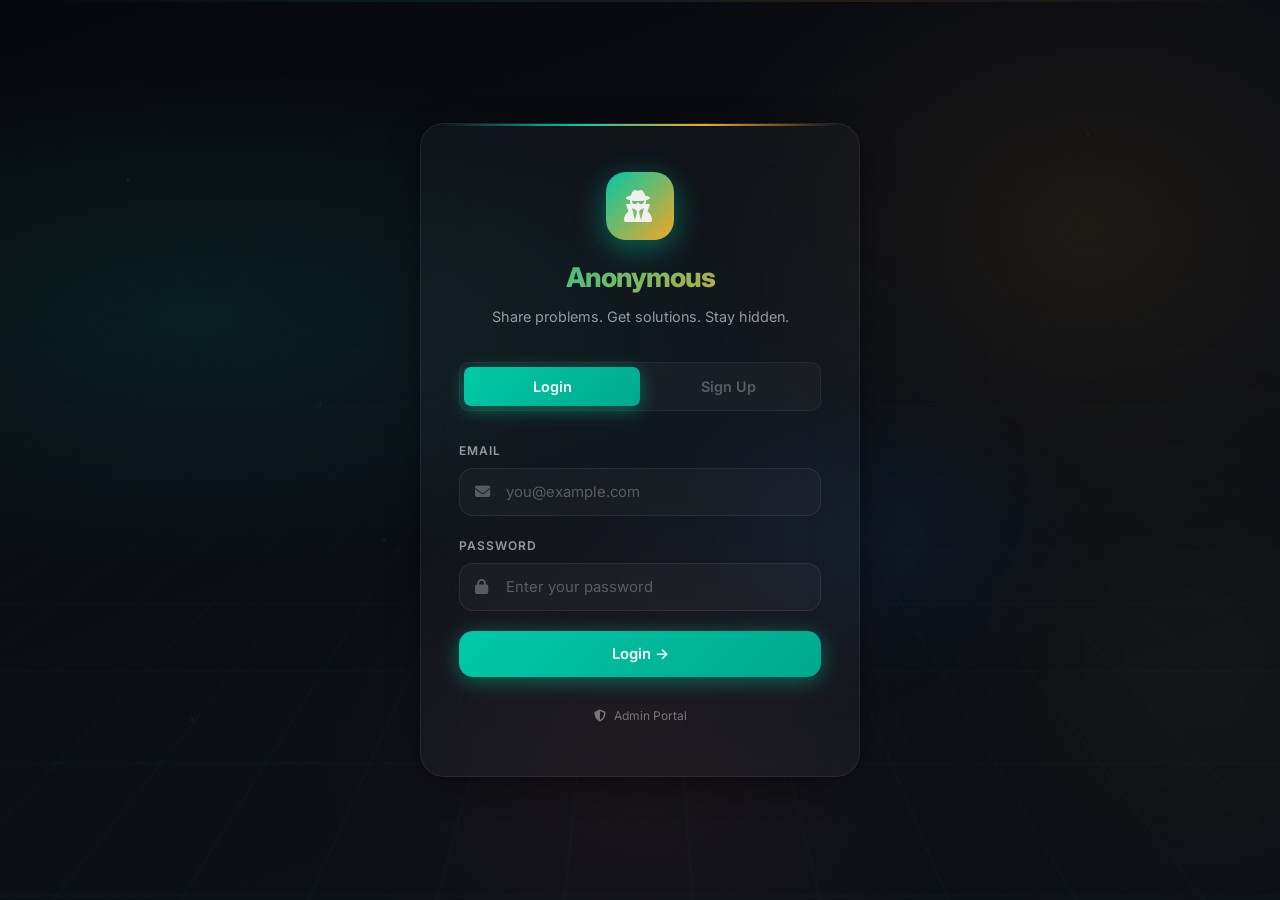
<file: frontend/profile.html>
<!DOCTYPE html>
<html lang="en">
<head>
  <meta charset="UTF-8">
  <meta name="viewport" content="width=device-width, initial-scale=1.0">
  <title>Anonymous · Profile</title>
  <link rel="stylesheet" href="css/glass.css">
  <link rel="stylesheet" href="https://cdnjs.cloudflare.com/ajax/libs/font-awesome/6.4.0/css/all.min.css">
</head>
<body data-page="profile">

  <div class="mesh-bg"></div>
  <div class="glow-orb"></div>
  <div class="glow-orb"></div>
  <div class="glow-orb"></div>
  <div class="scan-line"></div>

  <!-- Nav -->
  <nav class="nav">
    <div class="nav-inner">
      <a href="dashboard.html" class="nav-brand">
        <div class="nav-brand-icon"><i class="fa-solid fa-user-secret"></i></div>
        <span>Anonymous</span>
      </a>
      <div class="nav-links">
        <a href="dashboard.html" class="nav-link"><i class="fa-solid fa-chart-line"></i> <span>Dashboard</span></a>
        <a href="community.html" class="nav-link"><i class="fa-solid fa-house"></i> <span>Board</span></a>

        <!-- Profile Dropdown -->
        <div class="dropdown">
          <button class="dropdown-trigger">
            <div class="trigger-avatar trigger-initial">U</div>
            <span class="trigger-name">User</span>
            <span class="trigger-arrow"><i class="fa-solid fa-chevron-down" style="font-size: 0.8em"></i></span>
          </button>
          <div class="dropdown-menu">
            <div class="dropdown-header">
              <div class="dh-name dd-username">User</div>
              <div class="dh-email dd-email">user@email.com</div>
              <div class="dh-badge"><i class="fa-solid fa-lock"></i> Anonymous Mode</div>
            </div>
            <button class="dropdown-item" data-action="dashboard"><div class="di-icon"><i class="fa-solid fa-chart-line"></i></div> Dashboard</button>
            <button class="dropdown-item" data-action="community"><div class="di-icon"><i class="fa-solid fa-house"></i></div> Community Board</button>
            <button class="dropdown-item" data-action="change-name"><div class="di-icon"><i class="fa-solid fa-user-secret"></i></div> Change Identity</button>
            <div class="dropdown-divider"></div>
            <button class="dropdown-item" data-action="clear-posts"><div class="di-icon"><i class="fa-solid fa-trash"></i></div> Clear My Posts</button>
            <button class="dropdown-item danger" data-action="logout"><div class="di-icon"><i class="fa-solid fa-right-from-bracket"></i></div> Logout</button>
          </div>
        </div>
      </div>
    </div>
  </nav>

  <div class="container page-wrapper">
        <section class="dash-section">
      <div class="dash-hero">
        <h1>Your Profile</h1>
        <p>Manage your identity and account settings</p>
      </div>

      <div class="profile-layout" style="display: flex; gap: 30px; flex-wrap: wrap;">
        
        <!-- Left Column: User Info & Settings -->
        <div style="flex: 1; min-width: 300px;">
          <div class="profile-card glass" style="padding: 30px; text-align: center; margin-bottom: 30px; border-radius: 24px;">
            <div id="profileAvatar" class="post-avatar av-teal" style="width: 80px; height: 80px; font-size: 2.5rem; margin: 0 auto 20px; display: flex; align-items: center; justify-content: center;">U</div>
            <h2 id="profileName" style="font-size: 2rem; margin-bottom: 5px;">Username</h2>
            <div style="font-size: 1.2rem; color: rgba(255,255,255,0.8); margin-bottom: 10px;">
              Email: <span id="profileEmail" style="font-size: 1.1rem;">user@email.com</span>
            </div>
            <div style="font-size: 1.2rem; color: rgba(255,255,255,0.8);">
              Trust Score: <span id="profileTrustScore" class="trust-badge" style="font-size: 1.1rem;">0</span>
            </div>
            <div style="margin-top: 20px;">
              <button id="reportUserBtn" class="btn" style="background: rgba(239, 68, 68, 0.1); border-color: rgba(239, 68, 68, 0.3); color: #ef4444; display: none; width: 100%;">
                <i class="fa-solid fa-flag"></i> Report User
              </button>
            </div>
          </div>

          <div class="settings-card glass" style="padding: 30px; border-radius: 24px; margin-bottom: 40px;">
            <h3 style="margin-bottom: 20px; font-size: 1.3rem; border-bottom: 1px solid rgba(255,255,255,0.1); padding-bottom: 10px;"><i class="fa-solid fa-gear"></i> Settings</h3>
            
            <div style="display: flex; flex-direction: column; gap: 15px;">
              <button class="btn btn-ghost" id="settingChangeId" style="justify-content: flex-start; text-align: left; padding: 12px 20px;"><i class="fa-solid fa-user-secret"></i> Change Identity</button>
              <button class="btn btn-ghost" id="settingUpdateEmail" style="justify-content: flex-start; text-align: left; padding: 12px 20px;"><i class="fa-solid fa-envelope"></i> Update Email Address</button>
              <button class="btn btn-ghost" id="settingChangePass" style="justify-content: flex-start; text-align: left; padding: 12px 20px;"><i class="fa-solid fa-key"></i> Change Password</button>
              <button class="btn btn-ghost" id="settingClearPosts" style="justify-content: flex-start; text-align: left; padding: 12px 20px; color: #ff6b6b; border-color: rgba(255,107,107,0.2);"><i class="fa-solid fa-trash"></i> Clear All Posts</button>
              <button class="btn btn-ghost" id="settingLogout" style="justify-content: flex-start; text-align: left; padding: 12px 20px; color: #ff6b6b; border-color: rgba(255,107,107,0.2);"><i class="fa-solid fa-right-from-bracket"></i> Logout</button>
            </div>
          </div>
        </div>

        <!-- Right Column: Recent Activity -->
        <div style="flex: 2; min-width: 300px;">
          <div class="profile-feed glass" style="padding: 30px; border-radius: 24px;">
            <h3 style="margin-bottom: 20px; font-size: 1.5rem; font-weight: 500;">Your Recent Activity</h3>
            <div id="profileFeed" class="community-feed"></div> <!-- Reusing community styles -->
          </div>
        </div>

      </div>
    </section>
  </div>

  <!-- FOOTER TASKBAR -->
  <footer class="taskbar">
    <div class="taskbar-inner">
      <button class="tb-item" data-page="dashboard.html">
        <span class="tb-icon"><i class="fa-solid fa-chart-line"></i></span>
        <span>Dashboard</span>
      </button>
      <button class="tb-item" data-page="community.html">
        <span class="tb-icon"><i class="fa-solid fa-house"></i></span>
        <span>Board</span>
      </button>
      <button class="tb-compose" id="tbCompose"><i class="fa-solid fa-pen"></i></button>
      <button class="tb-item" data-page="community.html">
        <span class="tb-icon"><i class="fa-solid fa-magnifying-glass"></i></span>
        <span>Explore</span>
      </button>
      <button class="tb-item active" data-page="profile.html">
        <span class="tb-icon"><i class="fa-solid fa-user"></i></span>
        <span>Profile</span>
      </button>
    </div>
  </footer>

  <!-- COMPOSER MODAL -->
  <div class="modal-overlay" id="composerModal">
    <div class="modal-glass">
      <div class="modal-top">
        <h3><i class="fa-solid fa-user-secret"></i> Share Anonymously</h3>
        <button class="modal-close" id="modalClose">✕</button>
      </div>

      <div class="field">
        <label class="field-label">Title</label>
        <input class="field-input field-input--plain" type="text" id="mTitle" placeholder="What's on your mind?">
      </div>
      <div class="field">
        <label class="field-label">Description</label>
        <textarea class="field-textarea" id="mBody" placeholder="Describe your problem in detail…"></textarea>
      </div>

      <div class="tag-row">
        <button class="tag-chip" data-tag="general"><span class="status-dot dot-gray"></span> General</button>
        <button class="tag-chip" data-tag="urgent"><span class="status-dot dot-red"></span> Urgent</button>
        <button class="tag-chip" data-tag="help"><span class="status-dot dot-yellow"></span> Need Help</button>
        <button class="tag-chip" data-tag="discussion"><span class="status-dot dot-blue"></span> Discussion</button>
        <button class="tag-chip" data-tag="advice"><span class="status-dot dot-purple"></span> Advice</button>
      </div>

      <div class="composer-footer">
        <div class="toggle-wrap">
          <label class="toggle">
            <input type="checkbox" id="mAnonToggle" checked>
            <span class="toggle-track"></span>
          </label>
          <span>Post Anonymously</span>
        </div>
        <button class="btn btn-glow btn-sm" id="modalPostBtn" style="width:auto"><i class="fa-solid fa-paper-plane"></i> Post</button>
      </div>
    </div>
  </div>

  <script src="js/glass-app.js"></script>
</body>
</html>
</file>
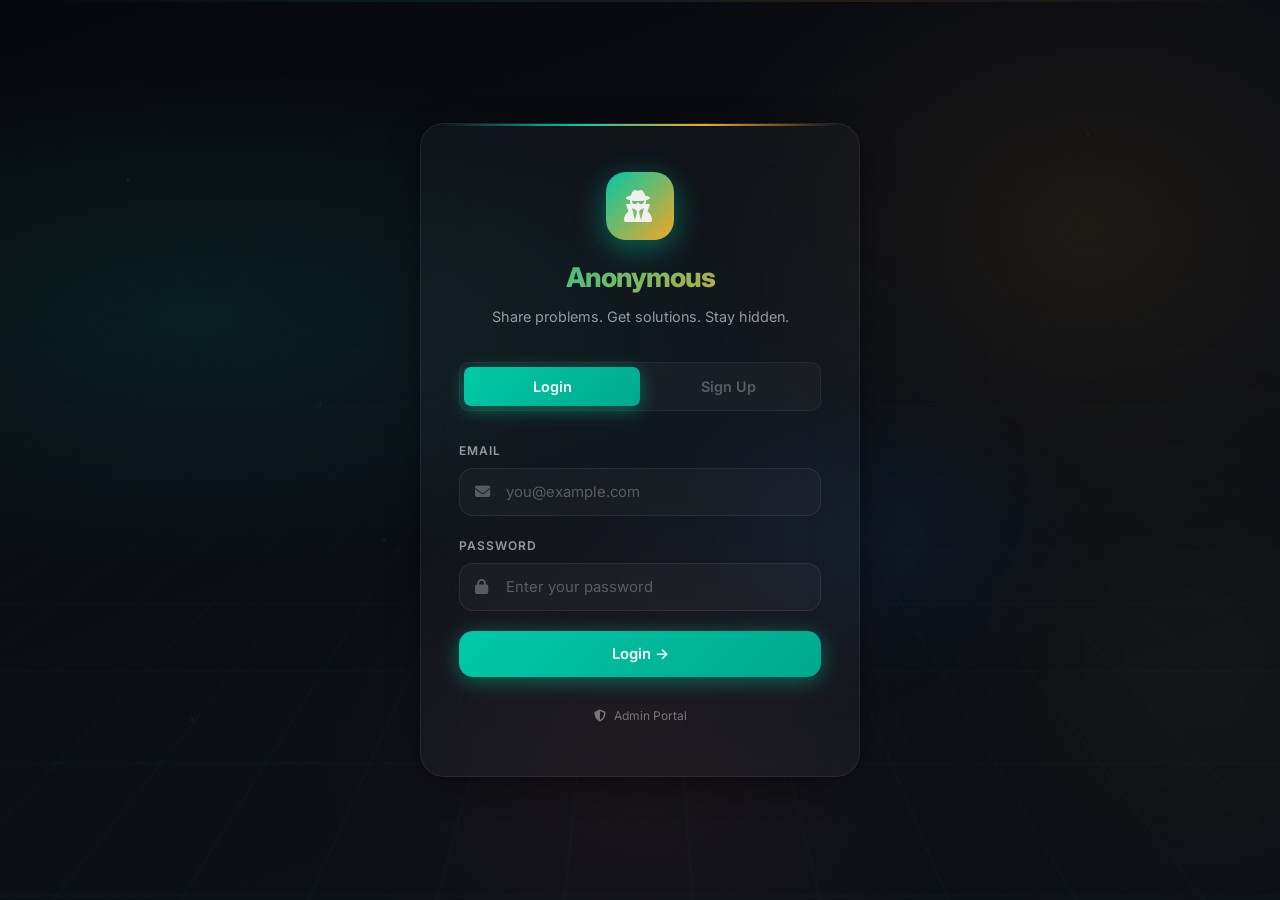
<file: frontend/username.html>
<!DOCTYPE html>
<html lang="en">
<head>
  <meta charset="UTF-8">
  <meta name="viewport" content="width=device-width, initial-scale=1.0">
  <title>Anonymous &middot; Choose Identity</title>
  <link rel="stylesheet" href="css/glass.css">
  <link rel="stylesheet" href="https://cdnjs.cloudflare.com/ajax/libs/font-awesome/6.4.0/css/all.min.css">
</head>
<body data-page="username">

  <div class="mesh-bg"></div>
  <div class="glow-orb"></div>
  <div class="glow-orb"></div>
  <div class="glow-orb"></div>
  <div class="scan-line"></div>

  <div class="username-page page-wrapper">
    <div class="username-glass glass-static">
      <div class="username-emoji"><i class="fa-solid fa-user-secret"></i></div>
      <h2>Choose Your Identity</h2>
      <p class="subtitle">No one will know who you are.<br>Use a generated alias or create your own.</p>

      <div class="gen-badge" id="genBadge">SilentPhoenix42</div>
      <br>
      <button class="btn btn-ghost btn-sm btn-pill" id="genBtn" style="margin-bottom:8px"><i class="fa-solid fa-dice"></i> Generate New</button>

      <div class="divider-or"><span>or type your own</span></div>

      <div class="field" style="text-align:left">
        <input class="field-input field-input--plain" type="text" id="customName" placeholder="e.g. MidnightCoder">
      </div>

      <button class="btn btn-glow" id="saveName" style="margin-top:10px">Continue →</button>
    </div>
  </div>

  <script src="js/glass-app.js"></script>
</body>
</html>
</file>
<file: frontend/css/glass.css>
@import url('https://fonts.googleapis.com/css2?family=Inter:wght@300;400;500;600;700;800;900&display=swap');

/* ═══════════════════════════════════════
   RESET & VARIABLES
   ═══════════════════════════════════════ */
   *,
   *::before,
   *::after {
     margin: 0;
     padding: 0;
     box-sizing: border-box;
   }
   
   :root {
     --accent: #00C9A7;
     --accent-light: #00E8C6;
     --accent-glow: rgba(0, 201, 167, 0.45);
     --accent-2: #F5A623;
     --accent-2-light: #FFBE4F;
     --accent-2-glow: rgba(245, 166, 35, 0.35);
     --accent-3: #FF6B6B;
     --accent-3-glow: rgba(255, 107, 107, 0.3);
     --glass-bg: rgba(255, 255, 255, 0.03);
     --glass-bg-hover: rgba(255, 255, 255, 0.07);
     --glass-border: rgba(255, 255, 255, 0.07);
     --glass-border-hover: rgba(255, 255, 255, 0.15);
     --glass-blur: 28px;
     --text: #F0F0F0;
     --text-dim: rgba(240, 240, 240, 0.6);
     --text-muted: rgba(240, 240, 240, 0.3);
     --danger: #FF6B6B;
     --success: #00C9A7;
     --warning: #F5A623;
     --info: #4DA6FF;
     --radius-xl: 24px;
     --radius-lg: 20px;
     --radius-md: 14px;
     --radius-sm: 10px;
     --radius-full: 50px;
     --shadow: 0 8px 32px rgba(0, 0, 0, 0.45);
     --shadow-glow: 0 0 40px rgba(0, 201, 167, 0.12);
     --transition: 0.35s cubic-bezier(0.25, 0.46, 0.45, 0.94);
     --font: 'Inter', -apple-system, BlinkMacSystemFont, 'Segoe UI', sans-serif;
   }
   
   /* @import moved to top of file for correct CSS behavior */
   
   html { scroll-behavior: smooth; }
   
   body {
     font-family: var(--font);
     color: var(--text);
     min-height: 100vh;
     overflow-x: hidden;
     line-height: 1.6;
     -webkit-font-smoothing: antialiased;
     background: #07080D;
   }
   
   a { text-decoration: none; color: inherit; }
   .hidden { display: none !important; }
   
   /* ═══════════════════════════════════════
      MESH GRADIENT BACKGROUND
      ═══════════════════════════════════════ */
   .mesh-bg {
     position: fixed;
     inset: 0;
     z-index: 0;
     pointer-events: none;
     overflow: hidden;
     background:
       radial-gradient(ellipse 80% 50% at 15% 35%, rgba(0, 201, 167, 0.1) 0%, transparent 55%),
       radial-gradient(ellipse 60% 70% at 85% 25%, rgba(245, 166, 35, 0.08) 0%, transparent 50%),
       radial-gradient(ellipse 50% 60% at 50% 85%, rgba(255, 107, 107, 0.06) 0%, transparent 50%),
       radial-gradient(ellipse 40% 40% at 70% 60%, rgba(77, 166, 255, 0.05) 0%, transparent 40%),
       linear-gradient(160deg, #07080D 0%, #0A0D14 40%, #0D1117 100%);
   }
   
   /* Hex Grid */
   .mesh-bg::before {
     content: '';
     position: absolute;
     inset: -50%;
     background-image:
       linear-gradient(rgba(0, 201, 167, 0.025) 1px, transparent 1px),
       linear-gradient(90deg, rgba(0, 201, 167, 0.025) 1px, transparent 1px);
     background-size: 50px 50px;
     animation: gridDrift 25s linear infinite;
     transform: perspective(500px) rotateX(60deg);
     transform-origin: center center;
   }
   
   @keyframes gridDrift {
     0% { transform: perspective(500px) rotateX(60deg) translateY(0); }
     100% { transform: perspective(500px) rotateX(60deg) translateY(50px); }
   }
   
   /* Star Particles */
   .mesh-bg::after {
     content: '';
     position: absolute;
     inset: 0;
     background-image:
       radial-gradient(1px 1px at 10% 20%, rgba(0, 232, 198, 0.35) 0%, transparent 100%),
       radial-gradient(1px 1px at 30% 60%, rgba(245, 166, 35, 0.3) 0%, transparent 100%),
       radial-gradient(1px 1px at 50% 30%, rgba(255, 255, 255, 0.2) 0%, transparent 100%),
       radial-gradient(1px 1px at 70% 70%, rgba(0, 201, 167, 0.3) 0%, transparent 100%),
       radial-gradient(1px 1px at 90% 40%, rgba(255, 255, 255, 0.2) 0%, transparent 100%),
       radial-gradient(1.5px 1.5px at 15% 80%, rgba(255, 107, 107, 0.25) 0%, transparent 100%),
       radial-gradient(1px 1px at 85% 15%, rgba(245, 166, 35, 0.25) 0%, transparent 100%),
       radial-gradient(1px 1px at 45% 85%, rgba(0, 201, 167, 0.2) 0%, transparent 100%),
       radial-gradient(1px 1px at 65% 10%, rgba(255, 255, 255, 0.15) 0%, transparent 100%),
       radial-gradient(1.5px 1.5px at 25% 45%, rgba(77, 166, 255, 0.2) 0%, transparent 100%);
     animation: twinkle 8s ease-in-out infinite alternate;
   }
   
   @keyframes twinkle {
     0% { opacity: 0.5; }
     50% { opacity: 1; }
     100% { opacity: 0.6; }
   }
   
   /* Glow Orbs */
   .glow-orb {
     position: fixed;
     border-radius: 50%;
     filter: blur(100px);
     pointer-events: none;
     z-index: 0;
     animation: orbPulse 12s ease-in-out infinite alternate;
     will-change: transform, opacity;
   }
   
   .glow-orb:nth-child(1) {
     width: 400px; height: 400px;
     background: rgba(0, 201, 167, 0.06);
     top: -5%; left: -5%;
     animation-duration: 15s;
   }
   
   .glow-orb:nth-child(2) {
     width: 300px; height: 300px;
     background: rgba(245, 166, 35, 0.05);
     bottom: 10%; right: -5%;
     animation-duration: 18s;
     animation-delay: -4s;
   }
   
   .glow-orb:nth-child(3) {
     width: 250px; height: 250px;
     background: rgba(77, 166, 255, 0.04);
     top: 40%; left: 50%;
     animation-duration: 20s;
     animation-delay: -8s;
   }
   
   @keyframes orbPulse {
     0% { opacity: 0.4; transform: scale(1); }
     50% { opacity: 0.8; transform: scale(1.15); }
     100% { opacity: 0.5; transform: scale(0.95); }
   }
   
   /* Scan Line */
   .scan-line {
     position: fixed;
     top: 0; left: 0; right: 0;
     height: 2px;
     background: linear-gradient(90deg, transparent, var(--accent), var(--accent-2), transparent);
     opacity: 0.12;
     z-index: 0;
     animation: scanMove 7s linear infinite;
     pointer-events: none;
     will-change: top;
   }
   
   @keyframes scanMove {
     0% { top: -2px; }
     100% { top: 100vh; }
   }
   
   /* ═══════════════════════════════════════
      GLASS CARD
      ═══════════════════════════════════════ */
   .glass {
     background: var(--glass-bg);
     backdrop-filter: blur(var(--glass-blur));
     -webkit-backdrop-filter: blur(var(--glass-blur));
     border: 1px solid var(--glass-border);
     border-radius: var(--radius-xl);
     box-shadow: var(--shadow);
     transition: var(--transition);
   }
   
   .glass:hover {
     background: var(--glass-bg-hover);
     border-color: var(--glass-border-hover);
     box-shadow: var(--shadow), var(--shadow-glow);
     transform: translateY(-3px);
   }
   
   .glass-static {
     background: var(--glass-bg);
     backdrop-filter: blur(var(--glass-blur));
     -webkit-backdrop-filter: blur(var(--glass-blur));
     border: 1px solid var(--glass-border);
     border-radius: var(--radius-xl);
     box-shadow: var(--shadow);
   }
   
   /* ═══════════════════════════════════════
      PAGE TRANSITIONS
      ═══════════════════════════════════════ */
   .page-wrapper {
     position: relative;
     z-index: 1;
     animation: fadeUp 0.6s cubic-bezier(0.16, 1, 0.3, 1) both;
   }
   
   @keyframes fadeUp {
     from { opacity: 0; transform: translateY(40px) scale(0.98); }
     to { opacity: 1; transform: translateY(0) scale(1); }
   }
   
   /* ═══════════════════════════════════════
      NAVBAR
      ═══════════════════════════════════════ */
   .nav {
     position: sticky;
     top: 0;
     z-index: 200;
     padding: 14px 0;
   }
   
   .nav-inner {
     max-width: 1280px;
     margin: 0 auto;
     padding: 10px 28px;
     display: flex;
     justify-content: space-between;
     align-items: center;
     background: rgba(7, 8, 13, 0.75);
     backdrop-filter: blur(30px);
     -webkit-backdrop-filter: blur(30px);
     border: 1px solid rgba(255, 255, 255, 0.05);
     border-radius: var(--radius-full);
   }
   
   .nav-brand {
     display: flex;
     align-items: center;
     gap: 12px;
     font-weight: 800;
     font-size: 1.15rem;
     letter-spacing: -0.5px;
   }
   
   .nav-brand-icon {
     width: 36px; height: 36px;
     background: linear-gradient(135deg, var(--accent), var(--accent-2));
     border-radius: 11px;
     display: grid;
     place-items: center;
     font-size: 1rem;
     box-shadow: 0 4px 15px var(--accent-glow);
   }
   
   .nav-links {
     display: flex;
     align-items: center;
     gap: 6px;
   }
   
   .nav-link {
     padding: 8px 18px;
     border-radius: var(--radius-full);
     font-size: 0.85rem;
     font-weight: 500;
     color: var(--text-dim);
     transition: var(--transition);
     cursor: pointer;
     border: none;
     background: none;
   }
   
   .nav-link:hover,
   .nav-link.active {
     color: var(--text);
     background: rgba(255, 255, 255, 0.06);
   }
   
   /* ═══════════════════════════════════════
      DROPDOWN MENU (Profile & Category)
      ═══════════════════════════════════════ */
   .dropdown {
     position: relative;
   }
   
   .dropdown-trigger {
     display: flex;
     align-items: center;
     gap: 8px;
     padding: 6px 16px 6px 8px;
     background: rgba(255, 255, 255, 0.05);
     border: 1px solid rgba(255, 255, 255, 0.08);
     border-radius: var(--radius-full);
     cursor: pointer;
     transition: var(--transition);
     font-family: var(--font);
     font-size: 0.85rem;
     font-weight: 500;
     color: var(--text);
   }
   
   .dropdown-trigger:hover {
     background: rgba(255, 255, 255, 0.1);
     border-color: rgba(255, 255, 255, 0.15);
   }
   
   .dropdown-trigger .trigger-avatar {
     width: 30px; height: 30px;
     background: linear-gradient(135deg, var(--accent), var(--accent-2));
     border-radius: 50%;
     display: grid;
     place-items: center;
     font-size: 0.75rem;
     font-weight: 700;
   }
   
   .dropdown-trigger .trigger-arrow {
     font-size: 0.6rem;
     transition: var(--transition);
     margin-left: 4px;
   }
   
   .dropdown.open .trigger-arrow {
     transform: rotate(180deg);
   }
   
   .dropdown-trigger .trigger-icon {
     width: 30px; height: 30px;
     background: rgba(0, 201, 167, 0.12);
     border-radius: var(--radius-sm);
     display: grid;
     place-items: center;
     font-size: 0.85rem;
   }
   
   .dropdown-menu {
     position: absolute;
     top: calc(100% + 10px);
     right: 0;
     min-width: 240px;
     background: rgba(12, 14, 22, 0.96);
     backdrop-filter: blur(30px);
     -webkit-backdrop-filter: blur(30px);
     border: 1px solid rgba(255, 255, 255, 0.08);
     border-radius: var(--radius-lg);
     box-shadow: 0 20px 60px rgba(0, 0, 0, 0.6), 0 0 30px rgba(0, 201, 167, 0.06);
     padding: 8px;
     opacity: 0;
     visibility: hidden;
     transform: translateY(-10px) scale(0.96);
     transition: var(--transition);
     z-index: 300;
   }
   
   .dropdown.open .dropdown-menu {
     opacity: 1;
     visibility: visible;
     transform: translateY(0) scale(1);
   }
   
   .dropdown-menu.left-align {
     left: 0;
     right: auto;
   }
   
   .dropdown-header {
     padding: 14px 16px;
     border-bottom: 1px solid rgba(255, 255, 255, 0.06);
     margin-bottom: 6px;
   }
   
   .dropdown-header .dh-name {
     font-weight: 700;
     font-size: 0.95rem;
     margin-bottom: 2px;
   }
   
   .dropdown-header .dh-email {
     font-size: 0.78rem;
     color: var(--text-muted);
   }
   
   .dropdown-header .dh-badge {
     display: inline-flex;
     align-items: center;
     gap: 4px;
     margin-top: 8px;
     padding: 3px 10px;
     background: rgba(0, 201, 167, 0.12);
     border-radius: var(--radius-full);
     font-size: 0.7rem;
     font-weight: 600;
     color: var(--success);
   }
   
   .dropdown-item {
     display: flex;
     align-items: center;
     gap: 12px;
     width: 100%;
     padding: 11px 16px;
     border: none;
     background: none;
     color: var(--text-dim);
     font-family: var(--font);
     font-size: 0.88rem;
     font-weight: 500;
     cursor: pointer;
     border-radius: var(--radius-sm);
     transition: var(--transition);
     text-align: left;
   }
   
   .dropdown-item:hover {
     background: rgba(255, 255, 255, 0.06);
     color: var(--text);
   }
   
   .dropdown-item .di-icon {
     width: 32px; height: 32px;
     background: rgba(255, 255, 255, 0.04);
     border-radius: var(--radius-sm);
     display: grid;
     place-items: center;
     font-size: 0.9rem;
     flex-shrink: 0;
   }
   
   .dropdown-item.active {
     background: rgba(0, 201, 167, 0.08);
     color: var(--accent-light);
   }
   
   .dropdown-item.active .di-icon {
     background: rgba(0, 201, 167, 0.15);
   }
   
   .dropdown-item.danger { color: var(--danger); }
   .dropdown-item.danger:hover { background: rgba(255, 107, 107, 0.1); }
   
   .dropdown-divider {
     height: 1px;
     background: rgba(255, 255, 255, 0.06);
     margin: 6px 0;
   }
   
   /* Category label on dropdown trigger */
   .cat-label {
     max-width: 100px;
     overflow: hidden;
     text-overflow: ellipsis;
     white-space: nowrap;
   }
   
   /* ═══════════════════════════════════════
      CONTAINER
      ═══════════════════════════════════════ */
   .container {
     max-width: 1280px;
     margin: 0 auto;
     padding: 0 24px;
   }
   
   /* ═══════════════════════════════════════
      AUTH PAGE
      ═══════════════════════════════════════ */
   .auth-page {
     min-height: 100vh;
     display: grid;
     place-items: center;
     padding: 24px;
   }
   
   .auth-glass {
     width: 100%;
     max-width: 440px;
     padding: 48px 38px;
     position: relative;
     overflow: hidden;
   }
   
   .auth-glass::after {
     content: '';
     position: absolute;
     top: 0; left: 0; right: 0;
     height: 2px;
     background: linear-gradient(90deg, transparent 5%, var(--accent) 35%, var(--accent-2) 65%, transparent 95%);
   }
   
   .auth-logo {
     text-align: center;
     margin-bottom: 34px;
   }
   
   .auth-logo-icon {
     width: 68px; height: 68px;
     background: linear-gradient(135deg, var(--accent), var(--accent-2));
     border-radius: 20px;
     display: grid;
     place-items: center;
     font-size: 2rem;
     margin: 0 auto 16px;
     box-shadow: 0 8px 30px var(--accent-glow);
     animation: logoBreath 4s ease-in-out infinite alternate;
   }
   
   @keyframes logoBreath {
     from { box-shadow: 0 8px 30px var(--accent-glow); transform: scale(1); }
     to { box-shadow: 0 12px 50px rgba(0, 201, 167, 0.5); transform: scale(1.04); }
   }
   
   .auth-logo h1 {
     font-size: 1.7rem;
     font-weight: 800;
     letter-spacing: -1px;
     background: linear-gradient(135deg, var(--accent), var(--accent-2));
     -webkit-background-clip: text;
     -webkit-text-fill-color: transparent;
     background-clip: text;
   }
   
   .auth-logo p {
     color: var(--text-dim);
     font-size: 0.9rem;
     margin-top: 5px;
   }
   
   /* Switcher */
   .auth-switcher {
     display: flex;
     background: rgba(255, 255, 255, 0.03);
     border-radius: var(--radius-sm);
     padding: 4px;
     margin-bottom: 30px;
     border: 1px solid rgba(255, 255, 255, 0.05);
   }
   
   .auth-switcher-btn {
     flex: 1;
     padding: 11px;
     text-align: center;
     font-weight: 600;
     font-size: 0.9rem;
     color: var(--text-muted);
     border: none;
     background: none;
     border-radius: 7px;
     cursor: pointer;
     transition: var(--transition);
     font-family: var(--font);
   }
   
   .auth-switcher-btn.active {
     background: linear-gradient(135deg, var(--accent), #00a98c);
     color: #fff;
     box-shadow: 0 4px 18px var(--accent-glow);
   }
   
   /* ═══════════════════════════════════════
      FORM ELEMENTS
      ═══════════════════════════════════════ */
   .field {
     margin-bottom: 20px;
   }
   
   .field-label {
     display: block;
     font-size: 0.75rem;
     font-weight: 600;
     color: var(--text-dim);
     text-transform: uppercase;
     letter-spacing: 1px;
     margin-bottom: 8px;
   }
   
   .field-input-wrap {
     position: relative;
   }
   
   .field-icon {
     position: absolute;
     left: 16px;
     top: 50%;
     transform: translateY(-50%);
     font-size: 0.95rem;
     color: var(--text-muted);
     pointer-events: none;
     transition: var(--transition);
   }
   
   .field-input {
     width: 100%;
     padding: 14px 16px 14px 46px;
     background: rgba(255, 255, 255, 0.03);
     border: 1px solid rgba(255, 255, 255, 0.08);
     border-radius: var(--radius-md);
     color: var(--text);
     font-size: 0.93rem;
     font-family: var(--font);
     outline: none;
     transition: var(--transition);
   }
   
   .field-input:focus {
     border-color: var(--accent);
     background: rgba(0, 201, 167, 0.04);
     box-shadow: 0 0 0 4px rgba(0, 201, 167, 0.08);
   }
   
   .field-input:focus ~ .field-icon {
     color: var(--accent-light);
   }
   
   .field-input::placeholder { color: var(--text-muted); }
   .field-input--plain { padding-left: 16px; }
   
   .field-textarea {
     width: 100%;
     padding: 16px;
     background: rgba(255, 255, 255, 0.03);
     border: 1px solid rgba(255, 255, 255, 0.08);
     border-radius: var(--radius-md);
     color: var(--text);
     font-size: 0.93rem;
     font-family: var(--font);
     outline: none;
     transition: var(--transition);
     min-height: 130px;
     resize: vertical;
     line-height: 1.7;
   }
   
   .field-textarea:focus {
     border-color: var(--accent);
     background: rgba(0, 201, 167, 0.04);
     box-shadow: 0 0 0 4px rgba(0, 201, 167, 0.08);
   }
   
   .field-textarea::placeholder { color: var(--text-muted); }
   
   /* ═══════════════════════════════════════
      BUTTONS
      ═══════════════════════════════════════ */
   .btn {
     display: inline-flex;
     align-items: center;
     justify-content: center;
     gap: 8px;
     padding: 14px 28px;
     font-family: var(--font);
     font-size: 0.93rem;
     font-weight: 600;
     border: none;
     border-radius: var(--radius-md);
     cursor: pointer;
     transition: var(--transition);
     position: relative;
     overflow: hidden;
   }
   
   .btn::after {
     content: '';
     position: absolute;
     inset: 0;
     background: linear-gradient(135deg, rgba(255,255,255,0.12), transparent);
     opacity: 0;
     transition: var(--transition);
   }
   
   .btn:hover::after { opacity: 1; }
   
   .btn-glow {
     background: linear-gradient(135deg, var(--accent), #00a98c);
     color: #fff;
     box-shadow: 0 4px 20px var(--accent-glow);
     width: 100%;
   }
   
   .btn-glow:hover {
     transform: translateY(-3px);
     box-shadow: 0 8px 40px rgba(0, 201, 167, 0.5);
   }
   
   .btn-glow:active { transform: translateY(-1px); }
   
   .btn-amber {
     background: linear-gradient(135deg, var(--accent-2), #e09422);
     color: #fff;
     box-shadow: 0 4px 20px var(--accent-2-glow);
   }
   
   .btn-amber:hover {
     transform: translateY(-3px);
     box-shadow: 0 8px 35px rgba(245, 166, 35, 0.5);
   }
   
   .btn-ghost {
     background: rgba(255, 255, 255, 0.04);
     color: var(--text);
     border: 1px solid rgba(255, 255, 255, 0.08);
   }
   
   .btn-ghost:hover {
     background: rgba(255, 255, 255, 0.1);
     border-color: rgba(255, 255, 255, 0.15);
     transform: translateY(-2px);
   }
   
   .btn-sm {
     padding: 9px 18px;
     font-size: 0.82rem;
     border-radius: var(--radius-sm);
   }
   
   .btn-pill { border-radius: var(--radius-full); }
   
   /* ═══════════════════════════════════════
      USERNAME PAGE
      ═══════════════════════════════════════ */
   .username-page {
     min-height: 100vh;
     display: grid;
     place-items: center;
     padding: 24px;
   }
   
   .username-glass {
     width: 100%;
     max-width: 500px;
     padding: 48px 40px;
     text-align: center;
   }
   
   .username-emoji {
     font-size: 3.8rem;
     margin-bottom: 14px;
     animation: maskFloat 3s ease-in-out infinite;
   }
   
   @keyframes maskFloat {
     0%, 100% { transform: translateY(0) rotate(0deg); }
     33% { transform: translateY(-8px) rotate(-3deg); }
     66% { transform: translateY(-4px) rotate(3deg); }
   }
   
   .username-glass h2 {
     font-size: 1.5rem;
     font-weight: 800;
     letter-spacing: -0.5px;
     margin-bottom: 6px;
   }
   
   .username-glass .subtitle {
     color: var(--text-dim);
     font-size: 0.9rem;
     margin-bottom: 30px;
     line-height: 1.6;
   }
   
   .gen-badge {
     display: inline-flex;
     align-items: center;
     gap: 10px;
     background: rgba(0, 201, 167, 0.1);
     border: 1px dashed rgba(0, 201, 167, 0.35);
     padding: 14px 28px;
     border-radius: var(--radius-full);
     margin-bottom: 18px;
     font-size: 1.08rem;
     font-weight: 700;
     color: var(--accent-light);
     letter-spacing: 0.3px;
     transition: var(--transition);
   }
   
   .gen-badge.pop { animation: popBounce 0.4s ease; }
   
   @keyframes popBounce {
     0% { transform: scale(0.8); opacity: 0.4; }
     60% { transform: scale(1.1); }
     100% { transform: scale(1); opacity: 1; }
   }
   
   .divider-or {
     display: flex;
     align-items: center;
     gap: 16px;
     margin: 24px 0;
     color: var(--text-muted);
     font-size: 0.75rem;
     text-transform: uppercase;
     letter-spacing: 2px;
   }
   
   .divider-or::before,
   .divider-or::after {
     content: '';
     flex: 1;
     height: 1px;
     background: rgba(255, 255, 255, 0.06);
   }
   
   /* ═══════════════════════════════════════
      DASHBOARD
      ═══════════════════════════════════════ */
   .dash-section {
     padding: 50px 0 120px;
   }
   
   .dash-hero {
     text-align: center;
     margin-bottom: 50px;
   }
   
   .dash-hero h1 {
     font-size: 2.3rem;
     font-weight: 900;
     letter-spacing: -1.5px;
     margin-bottom: 6px;
   }
   
   .dash-hero h1 span {
     background: linear-gradient(135deg, var(--accent), var(--accent-2), var(--accent-3));
     -webkit-background-clip: text;
     -webkit-text-fill-color: transparent;
     background-clip: text;
   }
   
   .dash-hero p {
     color: var(--text-dim);
     font-size: 1.05rem;
   }
   
   .stats-row {
     display: grid;
     grid-template-columns: repeat(4, 1fr);
     gap: 20px;
     margin-bottom: 50px;
   }
   
   .stat-glass {
     padding: 28px 22px;
     text-align: center;
     cursor: default;
   }
   
   .stat-glass .stat-emoji {
     font-size: 2.2rem;
     margin-bottom: 10px;
     display: block;
   }
   
   .stat-glass .stat-val {
     font-size: 2.4rem;
     font-weight: 900;
     letter-spacing: -2px;
     background: linear-gradient(135deg, var(--accent), var(--accent-2));
     -webkit-background-clip: text;
     -webkit-text-fill-color: transparent;
     background-clip: text;
     line-height: 1.1;
   }
   
   .stat-glass .stat-lbl {
     color: var(--text-dim);
     font-size: 0.8rem;
     margin-top: 6px;
     font-weight: 500;
   }
   
   .dash-cta { text-align: center; }
   
   /* ═══════════════════════════════════════
      COMMUNITY LAYOUT
      ═══════════════════════════════════════ */
   .community-section {
     padding: 28px 0 120px;
   }
   
   .community-grid {
     display: grid;
     grid-template-columns: 250px 1fr;
     gap: 26px;
     align-items: start;
   }
   
   .community-grid aside {
     position: sticky;
     top: 88px;
     max-height: calc(100vh - 120px);
     overflow-y: auto;
     display: flex;
     flex-direction: column;
     gap: 14px;
   }
   
   /* Hide scrollbar for cleaner look if it needs to scroll */
   .community-grid aside::-webkit-scrollbar {
     display: none;
   }
   .community-grid aside {
     -ms-overflow-style: none;
     scrollbar-width: none;
   }
   
   /* Sidebar */
   .sidebar-glass {
     padding: 22px;
   }
   
   .sidebar-title {
     font-size: 0.7rem;
     font-weight: 700;
     text-transform: uppercase;
     letter-spacing: 1.5px;
     color: var(--text-muted);
     margin-bottom: 14px;
   }
   
   .filter-item {
     display: flex;
     align-items: center;
     gap: 10px;
     width: 100%;
     padding: 10px 14px;
     border: none;
     background: none;
     color: var(--text-dim);
     font-family: var(--font);
     font-size: 0.85rem;
     font-weight: 500;
     cursor: pointer;
     border-radius: var(--radius-sm);
     transition: var(--transition);
     text-align: left;
     position: relative;
   }
   
   .filter-item:hover {
     background: rgba(255, 255, 255, 0.04);
     color: var(--text);
   }
   
   .filter-item.active {
     background: rgba(0, 201, 167, 0.1);
     color: var(--text);
   }
   
   .filter-item.active::before {
     content: '';
     position: absolute;
     left: 0; top: 6px; bottom: 6px;
     width: 3px;
     background: var(--accent);
     border-radius: 3px;
   }
   
   .filter-item .f-count {
     margin-left: auto;
     font-size: 0.7rem;
     background: rgba(255, 255, 255, 0.04);
     padding: 2px 9px;
     border-radius: var(--radius-full);
     color: var(--text-muted);
   }
   
   .rules-glass {
     padding: 18px;
     margin-top: 0; 
   }
   
   .rules-glass p {
     font-size: 0.8rem;
     color: var(--text-dim);
     line-height: 2;
   }
   
   /* Feed */
   .feed { min-width: 0; }

   /* Search Bar */
   .search-bar-section {
     margin-bottom: 22px;
   }

   .search-bar-glass {
     padding: 14px 20px;
   }

   .search-input-wrapper {
     position: relative;
     display: flex;
     align-items: center;
   }

   .search-icon {
     position: absolute;
     left: 12px;
     font-size: 0.95rem;
     color: var(--text-muted);
     pointer-events: none;
     transition: var(--transition);
   }

   .search-input {
     width: 100%;
     padding: 11px 16px 11px 40px;
     background: rgba(0, 201, 167, 0.03);
     border: 1px solid rgba(0, 201, 167, 0.2);
     border-radius: var(--radius-md);
     color: var(--text);
     font-size: 0.93rem;
     font-family: var(--font);
     outline: none;
     transition: var(--transition);
   }

   .search-input::placeholder {
     color: var(--text-muted);
   }

   .search-input:focus {
     border-color: var(--accent);
     background: rgba(0, 201, 167, 0.08);
     box-shadow: 0 0 0 3px rgba(0, 201, 167, 0.12);
   }

   .search-input:focus ~ .search-icon {
     color: var(--accent-light);
   }

   .search-clear-btn {
     position: absolute;
     right: 12px;
     width: 28px;
     height: 28px;
     border: none;
     background: rgba(255, 107, 107, 0.12);
     border-radius: var(--radius-sm);
     color: var(--danger);
     cursor: pointer;
     display: flex;
     align-items: center;
     justify-content: center;
     transition: var(--transition);
   }

   .search-clear-btn:hover {
     background: var(--danger);
     color: white;
   }

   /* Search Suggestions */
   .search-suggestions {
     margin-top: 15px;
     padding-top: 15px;
     border-top: 1px solid var(--glass-border);
     animation: fadeInDown 0.3s ease;
   }

   .suggestion-header {
     font-size: 0.75rem;
     text-transform: uppercase;
     letter-spacing: 1px;
     color: var(--text-muted);
     margin-bottom: 12px;
     font-weight: 600;
   }

   .suggestion-chips {
     display: flex;
     flex-wrap: wrap;
     gap: 8px;
   }

   .suggestion-chip {
     padding: 6px 14px;
     background: rgba(255, 255, 255, 0.05);
     border: 1px solid var(--glass-border);
     border-radius: var(--radius-full);
     font-size: 0.82rem;
     color: var(--text-dim);
     cursor: pointer;
     transition: var(--transition);
     user-select: none;
   }

   .suggestion-chip:hover {
     background: rgba(0, 201, 167, 0.1);
     border-color: var(--accent);
     color: var(--accent-light);
     transform: translateY(-2px);
   }

   @keyframes fadeInDown {
     from { opacity: 0; transform: translateY(-10px); }
     to { opacity: 1; transform: translateY(0); }
   }
   
   /* Composer */
   .composer-glass {
     padding: 26px;
     margin-bottom: 22px;
     position: relative;
     overflow: hidden;
   }
   
   .composer-glass::before {
     content: '';
     position: absolute;
     top: 0; left: 0; right: 0;
     height: 2px;
     background: linear-gradient(90deg, var(--accent), var(--accent-2));
     opacity: 0.6;
   }
   
   .composer-header {
     display: flex;
     align-items: center;
     gap: 14px;
     margin-bottom: 20px;
   }
   
   .composer-avatar {
     width: 44px; height: 44px;
     background: linear-gradient(135deg, var(--accent), var(--accent-2));
     border-radius: 50%;
     display: grid;
     place-items: center;
     font-size: 1.3rem;
     flex-shrink: 0;
   }
   
   .composer-header span {
     color: var(--text-dim);
     font-size: 0.92rem;
   }
   
   .tag-row {
     display: flex;
     gap: 8px;
     flex-wrap: wrap;
     margin-bottom: 16px;
   }
   
   .tag-chip {
     padding: 7px 16px;
     border-radius: var(--radius-full);
     font-size: 0.78rem;
     font-weight: 600;
     font-family: var(--font);
     cursor: pointer;
     border: 1px solid rgba(255, 255, 255, 0.08);
     background: rgba(255, 255, 255, 0.03);
     color: var(--text-dim);
     transition: var(--transition);
   }
   
   .tag-chip:hover {
     background: rgba(255, 255, 255, 0.06);
     color: var(--text);
   }
   
   .tag-chip.active {
     border-color: var(--accent);
     color: var(--accent-light);
     background: rgba(0, 201, 167, 0.1);
   }

   /* Keyword Tags Input */
   .keyword-tags-input-wrapper {
     background: rgba(255, 255, 255, 0.03);
     border: 1px solid var(--glass-border);
     border-radius: var(--radius-md);
     padding: 8px 12px;
     display: flex;
     flex-wrap: wrap;
     gap: 8px;
     min-height: 48px;
     transition: var(--transition);
   }

   .keyword-tags-input-wrapper:focus-within {
     border-color: var(--accent);
     background: rgba(255, 255, 255, 0.06);
     box-shadow: 0 0 0 3px rgba(0, 201, 167, 0.1);
   }

   .keyword-tags {
     display: flex;
     flex-wrap: wrap;
     gap: 6px;
   }

   .keyword-tag {
     background: rgba(0, 201, 167, 0.15);
     color: var(--accent-light);
     padding: 4px 10px;
     border-radius: var(--radius-sm);
     font-size: 0.75rem;
     display: flex;
     align-items: center;
     gap: 6px;
     border: 1px solid rgba(0, 201, 167, 0.2);
   }

   .keyword-tag i {
     font-size: 0.7rem;
     cursor: pointer;
     opacity: 0.7;
     transition: 0.2s;
   }

   .keyword-tag i:hover {
     opacity: 1;
     color: var(--danger);
   }

   #mKeywords {
     border: none !important;
     background: transparent !important;
     padding: 4px 0 !important;
     flex: 1;
     min-width: 100px;
     color: var(--text);
     box-shadow: none !important;
   }

   /* Composer Keyword Suggestions */
   .composer-suggestions {
     display: flex;
     flex-wrap: wrap;
     gap: 6px;
     margin-top: 8px;
   }

   .comp-suggestion {
     font-size: 0.7rem;
     padding: 4px 10px;
     background: rgba(255, 255, 255, 0.04);
     border: 1px solid var(--glass-border);
     border-radius: var(--radius-sm);
     color: var(--text-muted);
     cursor: pointer;
     transition: var(--transition);
   }

   .comp-suggestion:hover {
     background: rgba(0, 201, 167, 0.08);
     border-color: var(--accent);
     color: var(--accent-light);
   }

   .post-keyword-display {
     display: flex;
     gap: 6px;
     margin-top: 8px;
     flex-wrap: wrap;
   }

   .post-keyword-pill {
     font-size: 0.7rem;
     background: rgba(255, 255, 255, 0.05);
     padding: 2px 8px;
     border-radius: 4px;
     color: var(--text-muted);
     border: 1px solid var(--glass-border);
   }

   .tag-chip[data-tag="urgent"].active {
     border-color: var(--danger); color: var(--danger);
     background: rgba(255, 107, 107, 0.1);
   }
   .tag-chip[data-tag="help"].active {
     border-color: var(--warning); color: var(--warning);
     background: rgba(245, 166, 35, 0.1);
   }
   .tag-chip[data-tag="discussion"].active {
     border-color: var(--info); color: var(--info);
     background: rgba(77, 166, 255, 0.1);
   }
   .tag-chip[data-tag="advice"].active {
     border-color: #E991E3; color: #E991E3;
     background: rgba(233, 145, 227, 0.1);
   }
   
   .composer-footer {
     display: flex;
     justify-content: space-between;
     align-items: center;
     margin-top: 16px;
   }
   
   /* Toggle */
   .toggle-wrap {
     display: flex;
     align-items: center;
     gap: 10px;
     font-size: 0.83rem;
     color: var(--text-dim);
   }
   
   .toggle {
     position: relative;
     width: 44px; height: 24px;
   }
   
   .toggle input {
     opacity: 0; width: 0; height: 0; position: absolute;
   }
   
   .toggle-track {
     position: absolute;
     inset: 0;
     background: rgba(255, 255, 255, 0.06);
     border: 1px solid rgba(255, 255, 255, 0.1);
     border-radius: 24px;
     cursor: pointer;
     transition: var(--transition);
   }
   
   .toggle-track::before {
     content: '';
     position: absolute;
     width: 18px; height: 18px;
     left: 2px; top: 2px;
     background: var(--text-muted);
     border-radius: 50%;
     transition: var(--transition);
   }
   
   .toggle input:checked + .toggle-track {
     background: var(--accent);
     border-color: var(--accent);
   }
   
   .toggle input:checked + .toggle-track::before {
     transform: translateX(20px);
     background: white;
   }
   
   /* ═══════════════════════════════════════
      POST CARDS
      ═══════════════════════════════════════ */
   .post-glass {
     padding: 24px;
     margin-bottom: 16px;
     cursor: default;
   }
   
   .post-top {
     display: flex;
     justify-content: space-between;
     align-items: flex-start;
     margin-bottom: 12px;
   }
   
   .post-user {
     display: flex;
     align-items: center;
     gap: 11px;
   }
   
   .post-avatar {
     width: 38px; height: 38px;
     border-radius: 50%;
     display: grid;
     place-items: center;
     font-size: 0.9rem;
     font-weight: 700;
     flex-shrink: 0;
   }
   
   .post-avatar.av-teal { background: linear-gradient(135deg, #00C9A7, #00a98c); }
   .post-avatar.av-amber { background: linear-gradient(135deg, #F5A623, #e09422); }
   .post-avatar.av-coral { background: linear-gradient(135deg, #FF6B6B, #d05050); }
   .post-avatar.av-sky { background: linear-gradient(135deg, #4DA6FF, #2980b9); }
   .post-avatar.av-pink { background: linear-gradient(135deg, #E991E3, #c76ec2); }
   
   .post-name { font-weight: 600; font-size: 0.9rem; }
   .post-time { font-size: 0.75rem; color: var(--text-muted); }
   
   .post-tag {
     padding: 4px 13px;
     border-radius: var(--radius-full);
     font-size: 0.7rem;
     font-weight: 700;
     text-transform: uppercase;
     letter-spacing: 0.5px;
   }
   
   .post-tag.t-urgent { background: rgba(255, 107, 107, 0.12); color: var(--danger); }
   .post-tag.t-help { background: rgba(245, 166, 35, 0.12); color: var(--warning); }
   .post-tag.t-discussion { background: rgba(77, 166, 255, 0.12); color: var(--info); }
   .post-tag.t-advice { background: rgba(233, 145, 227, 0.12); color: #E991E3; }
   .post-tag.t-general { background: rgba(255, 255, 255, 0.06); color: var(--text-dim); }
   
   .post-title {
     font-size: 1.1rem;
     font-weight: 700;
     margin-bottom: 6px;
     letter-spacing: -0.3px;
     line-height: 1.4;
   }
   
   .post-body {
     color: var(--text-dim);
     font-size: 0.9rem;
     line-height: 1.75;
     margin-bottom: 16px;
   }
   
   .post-actions {
     display: flex;
     align-items: center;
     gap: 6px;
     padding-top: 14px;
     border-top: 1px solid rgba(255, 255, 255, 0.04);
   }
   
   .act-btn {
     display: flex;
     align-items: center;
     gap: 6px;
     padding: 7px 14px;
     border: none;
     background: none;
     color: var(--text-muted);
     font-family: var(--font);
     font-size: 0.8rem;
     font-weight: 500;
     cursor: pointer;
     border-radius: var(--radius-sm);
     transition: var(--transition);
   }
   
   .act-btn:hover {
     background: rgba(255, 255, 255, 0.04);
     color: var(--text);
   }
   
   .act-btn.liked { color: #FF6B6B; }
   
   /* Responses */
   .responses-wrap {
     margin-top: 14px;
     padding-top: 12px;
     border-top: 1px solid rgba(255, 255, 255, 0.04);
   }
   
   .resp-item {
     display: flex;
     gap: 11px;
     padding: 11px 0;
     align-items: flex-start;
   }

   .helpful-btn {
     background: transparent;
     border: none;
     color: var(--text-muted);
     cursor: pointer;
     font-size: 1rem;
     padding: 4px;
     transition: var(--transition);
     opacity: 0.4;
   }

   .helpful-btn:hover, .helpful-btn.active {
     opacity: 1;
     color: var(--success);
   }

   .helpful-badge {
     color: var(--success);
     font-size: 0.9rem;
     padding: 4px;
   }
   
   .resp-item + .resp-item {
     border-top: 1px solid rgba(255, 255, 255, 0.03);
   }
   
   .resp-av {
     width: 30px; height: 30px;
     border-radius: 50%;
     background: rgba(0, 201, 167, 0.1);
     display: grid;
     place-items: center;
     font-size: 0.72rem;
     flex-shrink: 0;
     color: var(--accent-light);
     font-weight: 700;
   }
   
   .resp-name {
     font-weight: 600;
     font-size: 0.8rem;
     margin-bottom: 2px;
   }
   
   .resp-name span {
     color: var(--text-muted);
     font-weight: 400;
     font-size: 0.72rem;
   }

   .resp-actions {
     margin-top: 4px;
   }

   .nested-reply-btn {
     background: transparent;
     border: none;
     color: var(--text-muted);
     font-size: 0.7rem;
     cursor: pointer;
     padding: 2px 0;
     transition: var(--transition);
     display: flex;
     align-items: center;
     gap: 4px;
     opacity: 0.7;
   }

   .nested-reply-btn:hover {
     color: var(--accent);
     opacity: 1;
   }

   .nested-responses {
     margin-left: 40px;
     border-left: 2px solid rgba(255, 255, 255, 0.05);
     padding-left: 14px;
   }

   .resp-item.nested {
     padding: 8px 0;
     border-top: none !important;
   }

   .resp-av.smaller {
     width: 24px;
     height: 24px;
     font-size: 0.65rem;
   }

   .nested-input-wrap {
     margin-left: 40px;
     margin-top: 8px;
     display: flex;
     gap: 10px;
     animation: fadeIn 0.3s ease;
   }

   .field-input.smaller {
     padding: 8px 12px;
     font-size: 0.85rem;
   }
   
   .resp-text {
     color: var(--text-dim);
     font-size: 0.85rem;
     line-height: 1.6;
   }
   
   .resp-input-row {
     display: flex;
     gap: 10px;
     margin-top: 12px;
   }
   
   .resp-input-row input { flex: 1; }
   
   /* ═══════════════════════════════════════
      EMPTY STATE & SPINNER
      ═══════════════════════════════════════ */
   .empty {
     text-align: center;
     padding: 65px 20px;
   }
   
   .empty-icon {
     font-size: 3.8rem;
     margin-bottom: 14px;
     opacity: 0.6;
   }
   
   .empty h3 {
     font-size: 1.15rem;
     margin-bottom: 6px;
   }
   
   .empty p {
     color: var(--text-dim);
     font-size: 0.88rem;
   }
   
   .spinner {
     width: 40px; height: 40px;
     border: 3px solid rgba(255, 255, 255, 0.06);
     border-top: 3px solid var(--accent);
     border-radius: 50%;
     animation: spin 0.8s linear infinite;
     margin: 40px auto;
   }
   
   @keyframes spin { to { transform: rotate(360deg); } }
   
   /* ═══════════════════════════════════════
      TOAST
      ═══════════════════════════════════════ */
   .toast-wrap {
     position: fixed;
     top: 24px;
     right: 24px;
     z-index: 9999;
     display: flex;
     flex-direction: column;
     gap: 10px;
   }
   
   .toast {
     display: flex;
     align-items: center;
     gap: 12px;
     padding: 14px 22px;
     background: rgba(7, 8, 13, 0.94);
     backdrop-filter: blur(20px);
     -webkit-backdrop-filter: blur(20px);
     border: 1px solid rgba(255, 255, 255, 0.08);
     border-radius: var(--radius-md);
     box-shadow: 0 10px 40px rgba(0, 0, 0, 0.5);
     min-width: 290px;
     animation: toastIn 0.4s cubic-bezier(0.16, 1, 0.3, 1);
     font-size: 0.88rem;
   }
   
   .toast.t-success { border-left: 4px solid var(--success); }
   .toast.t-error { border-left: 4px solid var(--danger); }
   .toast.t-info { border-left: 4px solid var(--accent-2); }
   
   @keyframes toastIn {
     from { transform: translateX(120%); opacity: 0; }
     to { transform: translateX(0); opacity: 1; }
   }
   
   @keyframes toastOut {
     from { transform: translateX(0); opacity: 1; }
     to { transform: translateX(120%); opacity: 0; }
   }
   
   /* ═══════════════════════════════════════
      FOOTER TASKBAR
      ═══════════════════════════════════════ */
   .taskbar {
     position: fixed;
     bottom: 0;
     left: 0;
     right: 0;
     z-index: 200;
     padding: 10px 0;
     pointer-events: none;
   }
   
   .taskbar-inner {
     max-width: 600px;
     margin: 0 auto;
     padding: 8px 12px;
     display: flex;
     justify-content: center;
     align-items: center;
     gap: 6px;
     background: rgba(7, 8, 13, 0.85);
     backdrop-filter: blur(30px);
     -webkit-backdrop-filter: blur(30px);
     border: 1px solid rgba(255, 255, 255, 0.06);
     border-radius: var(--radius-full);
     box-shadow: 0 -4px 30px rgba(0, 0, 0, 0.4);
     pointer-events: all;
   }
   
   .tb-item {
     display: flex;
     flex-direction: column;
     align-items: center;
     gap: 2px;
     padding: 8px 18px;
     border: none;
     background: none;
     color: var(--text-muted);
     font-family: var(--font);
     font-size: 0.68rem;
     font-weight: 500;
     cursor: pointer;
     border-radius: var(--radius-md);
     transition: var(--transition);
     position: relative;
   }
   
   .tb-item .tb-icon {
     font-size: 1.25rem;
     line-height: 1;
   }
   
   .tb-item:hover {
     color: var(--text);
     background: rgba(255, 255, 255, 0.06);
   }
   
   .tb-item.active {
     color: var(--accent-light);
   }
   
   .tb-item.active::after {
     content: '';
     position: absolute;
     bottom: 2px;
     width: 16px;
     height: 3px;
     background: var(--accent);
     border-radius: 3px;
   }
   
   /* Compose FAB in taskbar */
   .tb-compose {
     width: 52px; height: 52px;
     border-radius: 50%;
     background: linear-gradient(135deg, var(--accent), var(--accent-2));
     border: none;
     display: grid;
     place-items: center;
     font-size: 1.5rem;
     color: #fff;
     cursor: pointer;
     box-shadow: 0 4px 20px var(--accent-glow);
     transition: var(--transition);
     margin: 0 10px;
     position: relative;
     top: -10px;
   }
   
   .tb-compose:hover {
     transform: scale(1.12) translateY(-3px);
     box-shadow: 0 8px 35px rgba(0, 201, 167, 0.55);
   }
   
   .tb-compose:active {
     transform: scale(1.05) translateY(-1px);
   }
   
   /* ═══════════════════════════════════════
      COMPOSER MODAL (Triggered from taskbar)
      ═══════════════════════════════════════ */
   .modal-overlay {
     position: fixed;
     inset: 0;
     z-index: 500;
     background: rgba(0, 0, 0, 0.6);
     backdrop-filter: blur(6px);
     -webkit-backdrop-filter: blur(6px);
     display: grid;
     place-items: center;
     padding: 24px;
     opacity: 0;
     visibility: hidden;
     transition: var(--transition);
   }
   
   .modal-overlay.show {
     opacity: 1;
     visibility: visible;
   }
   
   .modal-glass {
     width: 100%;
     max-width: 560px;
     background: rgba(12, 14, 22, 0.97);
     backdrop-filter: blur(30px);
     -webkit-backdrop-filter: blur(30px);
     border: 1px solid rgba(255, 255, 255, 0.08);
     border-radius: var(--radius-xl);
     box-shadow: 0 30px 80px rgba(0, 0, 0, 0.6);
     padding: 32px;
     transform: translateY(30px) scale(0.95);
     transition: var(--transition);
     position: relative;
     overflow: hidden;
     max-height: 90vh;
     overflow-y: auto;
   }
   
   .modal-overlay.show .modal-glass {
     transform: translateY(0) scale(1);
   }
   
   .modal-glass::before {
     content: '';
     position: absolute;
     top: 0; left: 0; right: 0;
     height: 2px;
     background: linear-gradient(90deg, var(--accent), var(--accent-2), var(--accent-3));
   }
   
   .modal-top {
     display: flex;
     justify-content: space-between;
     align-items: center;
     margin-bottom: 24px;
   }
   
   .modal-top h3 {
     font-size: 1.15rem;
     font-weight: 800;
     letter-spacing: -0.3px;
   }
   
   .modal-close {
     width: 36px; height: 36px;
     border-radius: 50%;
     border: 1px solid rgba(255, 255, 255, 0.08);
     background: rgba(255, 255, 255, 0.04);
     color: var(--text-dim);
     font-size: 1rem;
     cursor: pointer;
     display: grid;
     place-items: center;
     transition: var(--transition);
   }
   
   .modal-close:hover {
     background: rgba(255, 107, 107, 0.15);
     color: var(--danger);
     border-color: rgba(255, 107, 107, 0.3);
   }
   
   /* ═══════════════════════════════════════
      RESPONSIVE
      ═══════════════════════════════════════ */
   @media (max-width: 1024px) {
     .stats-row { grid-template-columns: repeat(2, 1fr); }
   }
   
   @media (max-width: 900px) {
     .community-grid { grid-template-columns: 1fr; }
     .community-grid aside { position: static; }
     .sidebar-glass { position: static; }
     .sidebar-glass .filter-list {
       display: flex;
       flex-wrap: wrap;
       gap: 6px;
     }
     .filter-item { flex: none; padding: 8px 14px; }
     .filter-item.active::before { display: none; }
     .rules-glass { display: none; }
   }
   
   @media (max-width: 600px) {
     .auth-glass { padding: 34px 22px; }
     .username-glass { padding: 34px 22px; }
     .stats-row { grid-template-columns: 1fr 1fr; gap: 12px; }
     .stat-glass { padding: 20px 14px; }
     .stat-glass .stat-val { font-size: 1.9rem; }
     .dash-hero h1 { font-size: 1.6rem; }
     .nav-inner { padding: 8px 14px; }
     .nav-link span { display: none; }
     .post-glass { padding: 18px; }
     .post-actions { flex-wrap: wrap; }
     .dropdown-menu { min-width: 200px; right: -10px; }
     .tb-item { padding: 8px 12px; }
     .modal-glass { padding: 24px 18px; }
   }
   
   @media (max-width: 400px) {
     .stats-row { grid-template-columns: 1fr; }
     .gen-badge { font-size: 0.92rem; padding: 12px 18px; }
     .tb-item span:not(.tb-icon) { display: none; }
     .tb-item { padding: 8px 14px; }
   }
/* Trust Badge */
.trust-badge {
  font-size: 0.85rem;
  background: rgba(255, 255, 255, 0.1);
  padding: 2px 6px;
  border-radius: 8px;
  margin-left: 6px;
  font-weight: 500;
  color: var(--txt-main);
  border: 1px solid rgba(255, 255, 255, 0.2);
}

/* User link hover effect */
.user-link {
  text-decoration: none;
  color: inherit;
  font-weight: 600;
  transition: opacity 0.2s ease, text-shadow 0.2s ease;
}

.user-link:hover {
  opacity: 0.8;
  text-shadow: 0 0 10px rgba(255,255,255,0.4);
}

/* Icon & Dot Adjustments */
.status-dot {
  display: inline-block;
  width: 8px;
  height: 8px;
  border-radius: 50%;
  margin-right: 6px;
}
.dot-gray { background-color: #ccc; }
.dot-red { background-color: #ff6b6b; }
.dot-yellow { background-color: #f5a623; }
.dot-blue { background-color: #4da6ff; }
.dot-purple { background-color: #e991e3; }

.fa-solid, .fa-regular {
  margin-right: 5px;
}
.nav-brand-icon .fa-solid {
  margin-right: 0;
}
.tag-chip {
  display: inline-flex;
  align-items: center;
}
</file>
